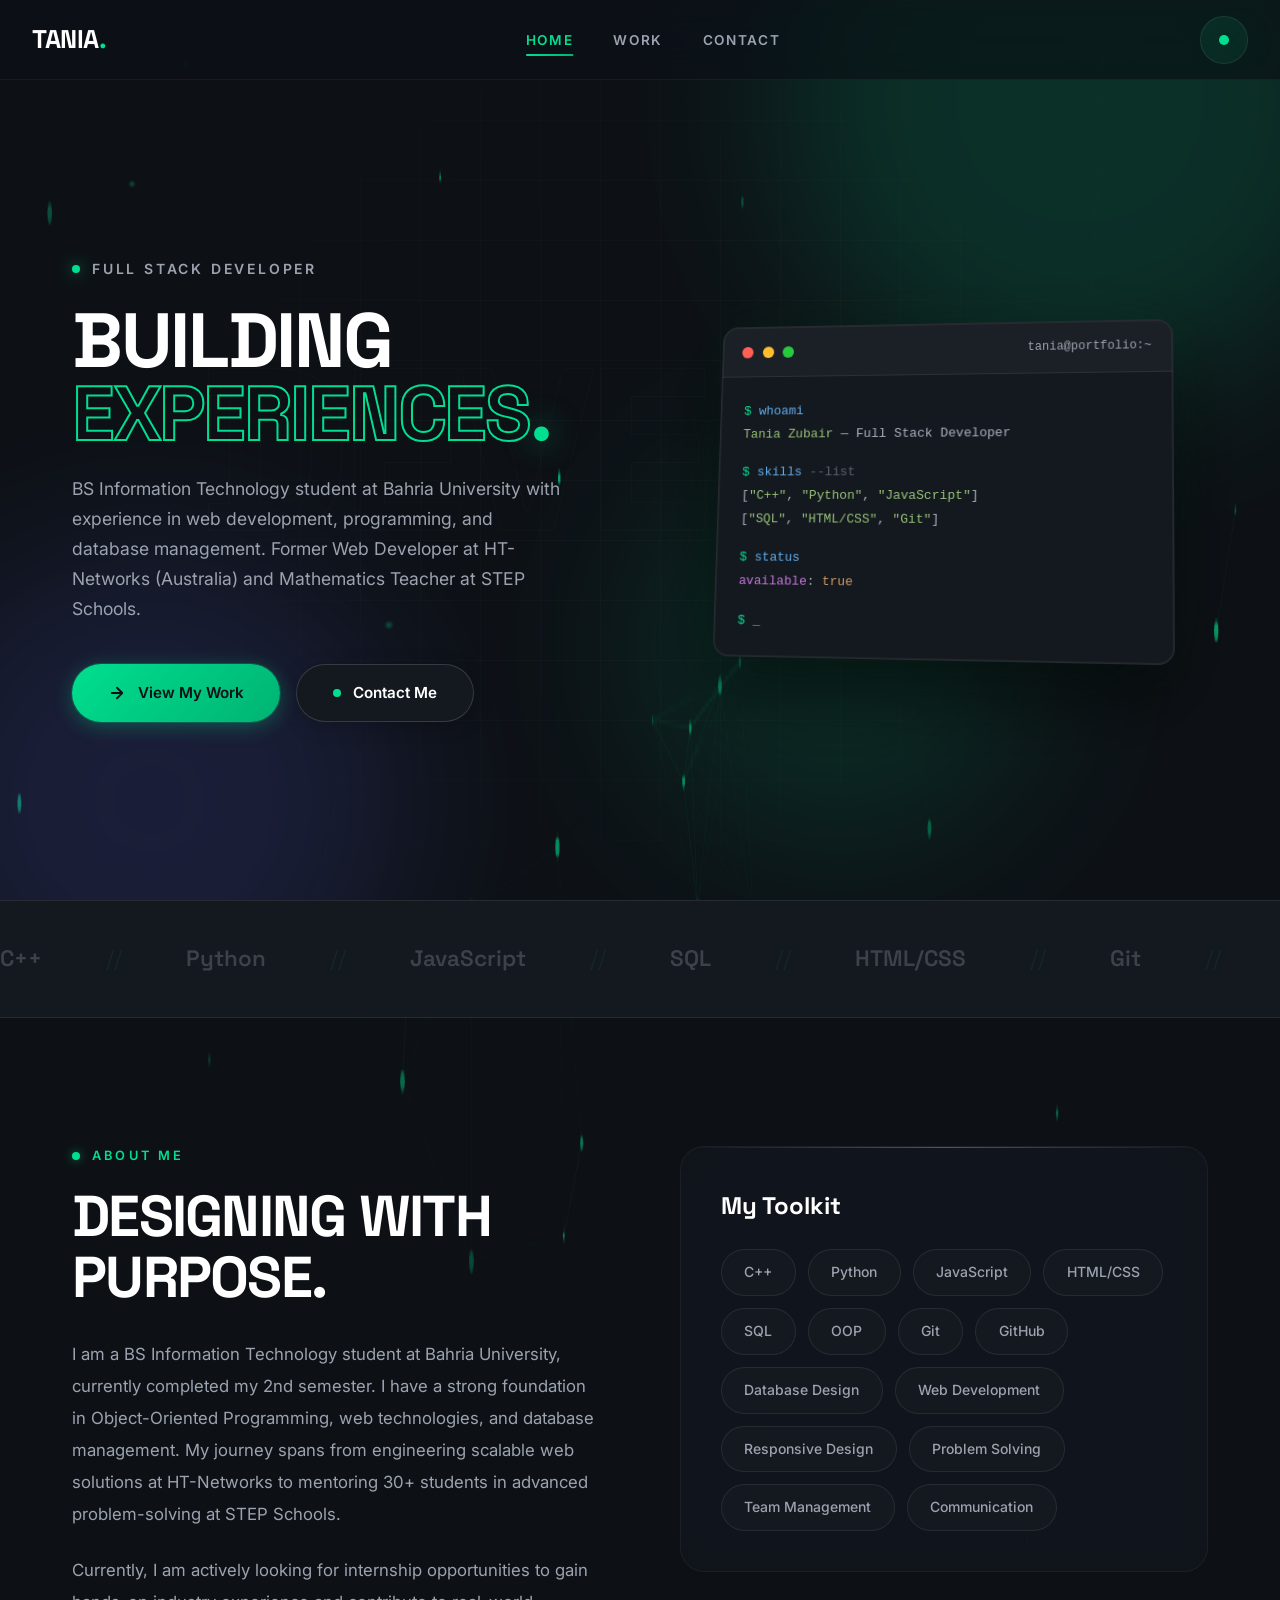
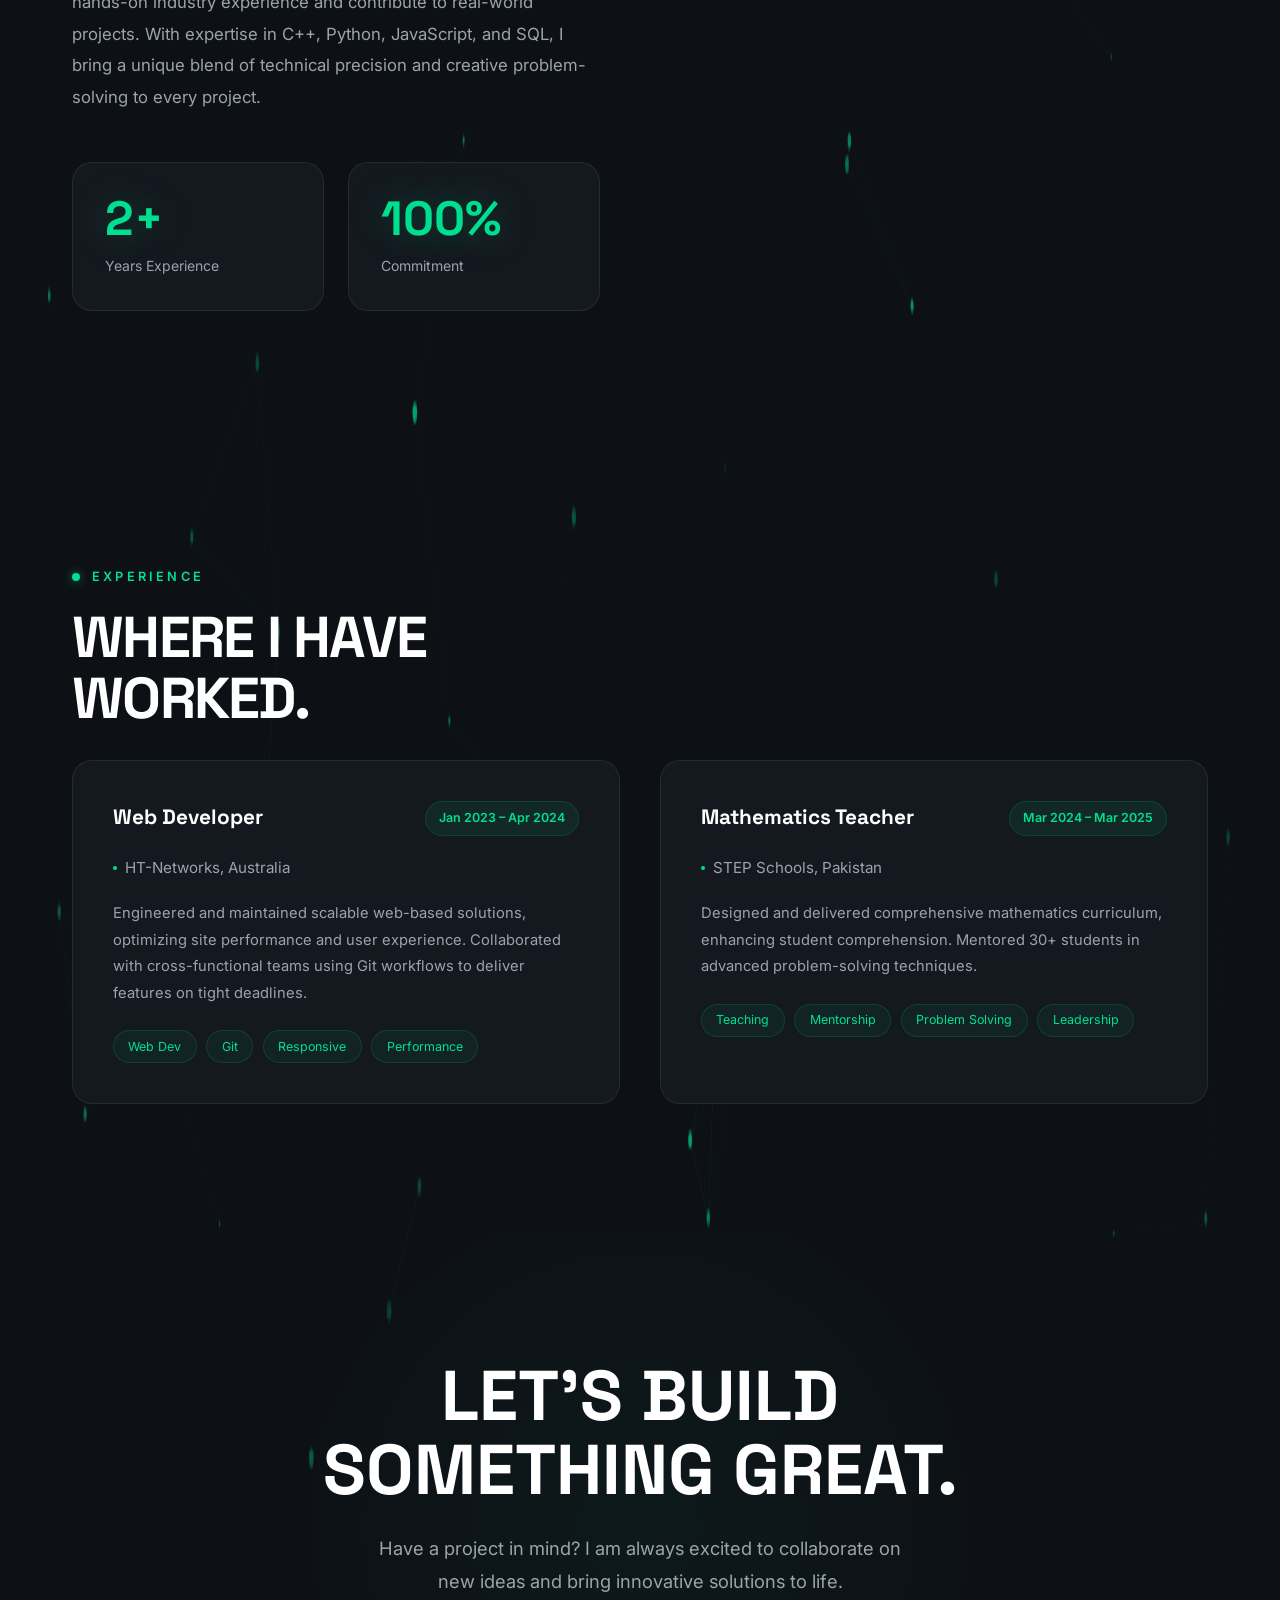
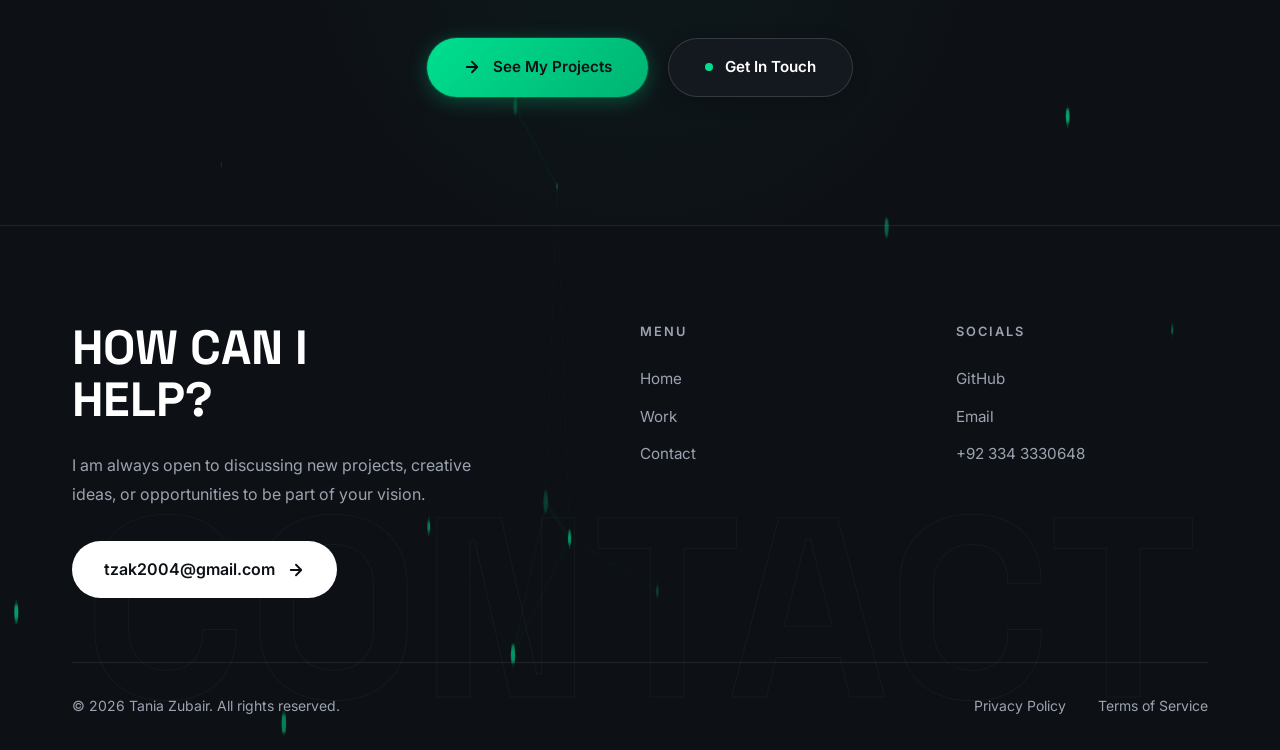
<file: index.html>
<!DOCTYPE html>
<html lang="en">
<head>
    <meta charset="UTF-8">
    <meta name="viewport" content="width=device-width, initial-scale=1.0">
    <title>Tania Zubair | Full Stack Developer</title>
    <link rel="preconnect" href="https://fonts.googleapis.com">
    <link rel="preconnect" href="https://fonts.gstatic.com" crossorigin>
    <link href="https://fonts.googleapis.com/css2?family=Inter:wght@300;400;500;600;700;800;900&family=Space+Grotesk:wght@400;500;600;700&display=swap" rel="stylesheet">
    <link rel="stylesheet" href="styles.css">
    <style>
        #particleCanvas {
            position: fixed;
            top: 0; left: 0;
            width: 100%; height: 100%;
            z-index: 0;
            pointer-events: none;
        }

        .cursor-trail {
            position: fixed;
            width: 8px; height: 8px;
            border-radius: 50%;
            background: var(--accent);
            pointer-events: none;
            z-index: 9999;
            opacity: 0;
            transition: opacity 0.3s ease;
            box-shadow: 0 0 20px var(--accent), 0 0 40px var(--accent-glow);
        }

        body:hover .cursor-trail { opacity: 0.8; }

        .hero {
            min-height: 100vh;
            display: flex;
            align-items: center;
            position: relative;
            overflow: hidden;
            padding-top: 80px;
        }

        .hero-mesh {
            position: absolute;
            inset: 0;
            overflow: hidden;
            pointer-events: none;
        }

        .mesh-blob {
            position: absolute;
            border-radius: 50%;
            filter: blur(80px);
            opacity: 0.15;
            animation: mesh-move 20s infinite ease-in-out;
        }

        .mesh-blob:nth-child(1) {
            width: 600px; height: 600px;
            background: var(--accent);
            top: -200px; right: -100px;
            animation-delay: 0s;
        }

        .mesh-blob:nth-child(2) {
            width: 500px; height: 500px;
            background: #6366f1;
            bottom: -150px; left: -100px;
            animation-delay: -7s;
            animation-duration: 25s;
        }

        .mesh-blob:nth-child(3) {
            width: 400px; height: 400px;
            background: var(--accent-dark);
            top: 50%; left: 50%;
            animation-delay: -14s;
            animation-duration: 18s;
        }

        @keyframes mesh-move {
            0% { transform: translate(0, 0) rotate(0deg); }
            33% { transform: translate(30px, -30px) rotate(120deg); }
            66% { transform: translate(-20px, 20px) rotate(240deg); }
            100% { transform: translate(0, 0) rotate(360deg); }
        }

        .hero-grid {
            position: absolute;
            inset: 0;
            background-image: 
                linear-gradient(rgba(255,255,255,0.02) 1px, transparent 1px),
                linear-gradient(90deg, rgba(255,255,255,0.02) 1px, transparent 1px);
            background-size: 60px 60px;
            pointer-events: none;
            mask-image: radial-gradient(circle at center, black 30%, transparent 70%);
            -webkit-mask-image: radial-gradient(circle at center, black 30%, transparent 70%);
        }

        .orb {
            position: absolute;
            border-radius: 50%;
            background: radial-gradient(circle, var(--accent) 0%, transparent 70%);
            opacity: 0.3;
            pointer-events: none;
        }

        .orb-1 { width: 8px; height: 8px; top: 20%; left: 10%; animation: orbit 15s linear infinite; }
        .orb-2 { width: 6px; height: 6px; top: 60%; right: 15%; animation: orbit-reverse 20s linear infinite; }
        .orb-3 { width: 10px; height: 10px; bottom: 30%; left: 30%; animation: orbit 25s linear infinite; }

        @keyframes orbit {
            0% { transform: rotate(0deg) translateX(80px) rotate(0deg); }
            100% { transform: rotate(360deg) translateX(80px) rotate(-360deg); }
        }

        @keyframes orbit-reverse {
            0% { transform: rotate(0deg) translateX(120px) rotate(0deg); }
            100% { transform: rotate(-360deg) translateX(120px) rotate(360deg); }
        }

        .hero-bg-text {
            position: absolute;
            top: 50%; left: 50%;
            transform: translate(-50%, -50%);
            font-size: 18vw;
            font-weight: 900;
            color: transparent;
            -webkit-text-stroke: 1px rgba(255, 255, 255, 0.025);
            white-space: nowrap;
            pointer-events: none;
            font-family: 'Space Grotesk', sans-serif;
            letter-spacing: -0.05em;
            user-select: none;
            animation: bg-text-pulse 8s ease-in-out infinite;
        }

        @keyframes bg-text-pulse {
            0%, 100% { opacity: 0.5; }
            50% { opacity: 1; }
        }

        .hero-container {
            max-width: 1200px;
            margin: 0 auto;
            padding: 0 2rem;
            width: 100%;
            display: grid;
            grid-template-columns: 1fr 1fr;
            gap: 4rem;
            align-items: center;
            position: relative;
            z-index: 1;
        }

        .hero-left { padding-right: 2rem; }

        .hero-subheading {
            display: flex;
            align-items: center;
            gap: 0.75rem;
            margin-bottom: 1.5rem;
        }

        .hero-subheading-dot {
            width: 8px; height: 8px;
            border-radius: 50%;
            background: var(--accent);
            box-shadow: 0 0 15px rgba(0, 223, 143, 0.6);
            animation: pulse-glow 2s infinite;
        }

        .hero-subheading-text {
            font-size: 0.875rem;
            font-weight: 600;
            letter-spacing: 0.2em;
            text-transform: uppercase;
            color: var(--text-secondary);
        }

        .hero-title {
            font-family: 'Space Grotesk', sans-serif;
            font-size: clamp(3rem, 6vw, 5.5rem);
            font-weight: 700;
            line-height: 0.95;
            letter-spacing: -0.03em;
            margin-bottom: 1.5rem;
        }

        .hero-title-outline {
            color: transparent;
            -webkit-text-stroke: 2px var(--accent);
            position: relative;
            display: inline-block;
        }

        .hero-title-outline::after {
            content: '.';
            color: var(--accent);
            -webkit-text-stroke: 0;
            text-shadow: 0 0 30px rgba(0, 223, 143, 0.5);
        }

        .hero-body {
            font-size: 1.1rem;
            color: var(--text-secondary);
            max-width: 500px;
            margin-bottom: 2.5rem;
            line-height: 1.7;
        }

        .hero-cta { display: flex; gap: 1rem; flex-wrap: wrap; }

        .hero-right {
            display: flex;
            justify-content: center;
            align-items: center;
            position: relative;
            perspective: 1200px;
        }

        .hero-visual {
            position: relative;
            transform-style: preserve-3d;
            animation: float 6s ease-in-out infinite;
        }

        .terminal-window {
            width: 460px;
            background: var(--bg-surface);
            border: 1px solid var(--border);
            border-radius: 16px;
            overflow: hidden;
            box-shadow: 
                0 30px 80px rgba(0, 0, 0, 0.6),
                0 0 0 1px rgba(255, 255, 255, 0.05) inset,
                0 0 60px rgba(0, 223, 143, 0.06);
            transform: rotateY(-8deg) rotateX(6deg);
            transition: transform 0.6s cubic-bezier(0.16, 1, 0.3, 1);
            position: relative;
        }

        .terminal-window:hover {
            transform: rotateY(-3deg) rotateX(3deg) translateZ(30px);
            box-shadow: 
                0 40px 100px rgba(0, 0, 0, 0.7),
                0 0 0 1px rgba(0, 223, 143, 0.2) inset,
                0 0 80px rgba(0, 223, 143, 0.12);
        }

        .terminal-header {
            display: flex;
            align-items: center;
            gap: 0.6rem;
            padding: 1rem 1.25rem;
            background: rgba(255, 255, 255, 0.03);
            border-bottom: 1px solid var(--border);
        }

        .term-dot { width: 12px; height: 12px; border-radius: 50%; }
        .term-dot.red { background: #ff5f56; }
        .term-dot.yellow { background: #ffbd2e; }
        .term-dot.green { background: #27c93f; }

        .term-title {
            margin-left: auto;
            font-size: 0.75rem;
            color: var(--text-secondary);
            font-family: 'Courier New', monospace;
        }

        .terminal-body {
            padding: 1.5rem;
            font-family: 'Courier New', 'Fira Code', monospace;
            font-size: 0.82rem;
            line-height: 1.8;
            color: #abb2bf;
        }

        .term-prompt { color: var(--accent); }
        .term-cmd { color: #61afef; }
        .term-str { color: #98c379; }
        .term-keyword { color: #c678dd; }
        .term-blink { animation: blink 1s step-end infinite; color: var(--accent); }

        .marquee-section {
            padding: 2.5rem 0;
            border-top: 1px solid var(--border);
            border-bottom: 1px solid var(--border);
            overflow: hidden;
            background: var(--bg-surface);
            position: relative;
        }

        .marquee-track {
            display: flex;
            gap: 4rem;
            animation: marquee 20s linear infinite;
            width: max-content;
        }

        .marquee-track:hover { animation-play-state: paused; }

        .marquee-item {
            font-family: 'Space Grotesk', sans-serif;
            font-size: 1.4rem;
            font-weight: 600;
            color: var(--text-secondary);
            white-space: nowrap;
            opacity: 0.3;
            transition: all 0.3s ease;
            cursor: default;
        }

        .marquee-item:hover {
            opacity: 1;
            color: var(--accent);
            text-shadow: 0 0 20px rgba(0, 223, 143, 0.5);
        }

        .marquee-item::after {
            content: '//';
            margin-left: 4rem;
            color: var(--accent);
            opacity: 0.3;
            font-weight: 300;
        }

        .about { padding: 8rem 0; position: relative; }

        .about-grid {
            display: grid;
            grid-template-columns: 1fr 1fr;
            gap: 5rem;
            align-items: start;
        }

        .about-text {
            color: var(--text-secondary);
            font-size: 1.05rem;
            line-height: 1.9;
            margin-bottom: 1.5rem;
        }

        .about-stats {
            display: grid;
            grid-template-columns: 1fr 1fr;
            gap: 1.5rem;
            margin-top: 3rem;
        }

        .stat-item {
            position: relative;
            padding: 2rem;
            background: var(--bg-surface);
            border: 1px solid var(--border);
            border-radius: 20px;
            transition: all 0.5s cubic-bezier(0.16, 1, 0.3, 1);
            overflow: hidden;
        }

        .stat-item::before {
            content: '';
            position: absolute;
            top: 0; left: 0; width: 100%; height: 2px;
            background: linear-gradient(90deg, var(--accent), transparent);
            transform: translateX(-100%);
            transition: transform 0.6s ease;
        }

        .stat-item:hover::before { transform: translateX(0); }

        .stat-item:hover {
            border-color: var(--border-hover);
            transform: translateY(-8px) scale(1.02);
            box-shadow: 0 25px 50px rgba(0, 0, 0, 0.4), 0 0 30px rgba(0, 223, 143, 0.08);
        }

        .stat-number {
            font-family: 'Space Grotesk', sans-serif;
            font-size: 3rem;
            font-weight: 700;
            color: var(--accent);
            line-height: 1;
            text-shadow: 0 0 40px rgba(0, 223, 143, 0.3);
        }

        .stat-label {
            font-size: 0.875rem;
            color: var(--text-secondary);
            margin-top: 0.75rem;
        }

        .toolkit-card {
            background: var(--glass-bg);
            backdrop-filter: blur(20px) saturate(150%);
            -webkit-backdrop-filter: blur(20px) saturate(150%);
            border: 1px solid var(--glass-border);
            border-radius: 24px;
            padding: 2.5rem;
            position: relative;
            overflow: hidden;
        }

        .toolkit-card::before {
            content: '';
            position: absolute;
            top: 0; left: 0; right: 0;
            height: 1px;
            background: linear-gradient(90deg, transparent, var(--accent), transparent);
            opacity: 0.5;
        }

        .toolkit-heading {
            font-family: 'Space Grotesk', sans-serif;
            font-size: 1.5rem;
            font-weight: 700;
            margin-bottom: 1.5rem;
        }

        .skills-grid {
            display: flex;
            flex-wrap: wrap;
            gap: 0.75rem;
        }

        .skill-chip {
            padding: 0.7rem 1.4rem;
            border: 1px solid var(--border);
            border-radius: 100px;
            font-size: 0.875rem;
            font-weight: 500;
            color: var(--text-secondary);
            transition: all 0.4s cubic-bezier(0.16, 1, 0.3, 1);
            cursor: default;
            background: rgba(255, 255, 255, 0.02);
            position: relative;
            overflow: hidden;
        }

        .skill-chip::before {
            content: '';
            position: absolute;
            inset: 0;
            background: linear-gradient(135deg, rgba(0, 223, 143, 0.15), transparent);
            opacity: 0;
            transition: opacity 0.3s ease;
        }

        .skill-chip:hover {
            border-color: var(--accent);
            color: var(--accent);
            box-shadow: 0 0 25px rgba(0, 223, 143, 0.2), 0 0 0 1px rgba(0, 223, 143, 0.1);
            transform: translateY(-3px) scale(1.08);
        }

        .skill-chip:hover::before { opacity: 1; }

        .experience { padding: 8rem 0; }

        .experience-grid {
            display: grid;
            grid-template-columns: 1fr 1fr;
            gap: 2.5rem;
        }

        .exp-card {
            background: var(--bg-surface);
            border: 1px solid var(--border);
            border-radius: 20px;
            padding: 2.5rem;
            transition: all 0.5s cubic-bezier(0.16, 1, 0.3, 1);
            position: relative;
            overflow: hidden;
            transform-style: preserve-3d;
        }

        .exp-card::before {
            content: '';
            position: absolute;
            top: 0; left: 0; width: 100%; height: 2px;
            background: linear-gradient(90deg, var(--accent), var(--accent-dark), transparent);
            transform: translateX(-100%);
            transition: transform 0.6s ease;
        }

        .exp-card:hover::before { transform: translateX(0); }

        .exp-card:hover {
            border-color: var(--border-hover);
            transform: translateY(-10px) rotateX(3deg);
            box-shadow: 0 30px 60px rgba(0, 0, 0, 0.4), 0 0 0 1px rgba(0, 223, 143, 0.1);
        }

        .exp-header {
            display: flex;
            justify-content: space-between;
            align-items: flex-start;
            margin-bottom: 1.25rem;
        }

        .exp-title {
            font-family: 'Space Grotesk', sans-serif;
            font-size: 1.3rem;
            font-weight: 700;
        }

        .exp-date {
            font-size: 0.78rem;
            color: var(--accent);
            font-weight: 600;
            white-space: nowrap;
            padding: 0.4rem 0.8rem;
            background: rgba(0, 223, 143, 0.08);
            border-radius: 100px;
            border: 1px solid rgba(0, 223, 143, 0.15);
        }

        .exp-company {
            color: var(--text-secondary);
            font-size: 0.95rem;
            margin-bottom: 1.25rem;
            display: flex;
            align-items: center;
            gap: 0.5rem;
        }

        .exp-company::before {
            content: '';
            width: 4px; height: 4px;
            border-radius: 50%;
            background: var(--accent);
        }

        .exp-desc {
            color: var(--text-secondary);
            font-size: 0.92rem;
            line-height: 1.8;
        }

        .exp-tags {
            display: flex;
            flex-wrap: wrap;
            gap: 0.6rem;
            margin-top: 1.5rem;
        }

        .exp-tag {
            padding: 0.35rem 0.9rem;
            background: rgba(0, 223, 143, 0.06);
            border: 1px solid rgba(0, 223, 143, 0.15);
            border-radius: 100px;
            font-size: 0.78rem;
            color: var(--accent);
            transition: all 0.3s ease;
        }

        .exp-tag:hover {
            background: rgba(0, 223, 143, 0.12);
            transform: translateY(-2px);
        }

        .cta-section {
            padding: 8rem 0;
            text-align: center;
            position: relative;
            overflow: hidden;
        }

        .cta-section::before {
            content: '';
            position: absolute;
            top: 50%; left: 50%;
            transform: translate(-50%, -50%);
            width: 700px; height: 700px;
            background: radial-gradient(circle, rgba(0, 223, 143, 0.04) 0%, transparent 70%);
            pointer-events: none;
            animation: cta-pulse 6s ease-in-out infinite;
        }

        .cta-heading {
            font-family: 'Space Grotesk', sans-serif;
            font-size: clamp(2.5rem, 5.5vw, 4.5rem);
            font-weight: 700;
            margin-bottom: 1.5rem;
            line-height: 1.05;
        }

        .cta-text {
            color: var(--text-secondary);
            max-width: 550px;
            margin: 0 auto 2.5rem;
            font-size: 1.15rem;
            line-height: 1.8;
        }

        .cta-buttons {
            display: flex;
            gap: 1.25rem;
            justify-content: center;
            flex-wrap: wrap;
        }

        .scroll-progress {
            position: fixed;
            top: 0; left: 0;
            height: 3px;
            background: linear-gradient(90deg, var(--accent), var(--accent-dark));
            z-index: 10000;
            width: 0%;
            transition: width 0.1s ease;
            box-shadow: 0 0 10px var(--accent-glow);
        }

        @media (max-width: 1024px) {
            .hero-container { grid-template-columns: 1fr; text-align: center; gap: 3rem; }
            .hero-left { padding-right: 0; order: 2; }
            .hero-right { order: 1; }
            .hero-body { margin-left: auto; margin-right: auto; }
            .hero-cta { justify-content: center; }
            .about-grid { grid-template-columns: 1fr; gap: 3rem; }
            .experience-grid { grid-template-columns: 1fr; }
            .terminal-window { width: 100%; max-width: 400px; }
        }

        @media (max-width: 768px) {
            .hero-title { font-size: 2.5rem; }
            .terminal-window { transform: none !important; max-width: 340px; }
            .terminal-body { font-size: 0.75rem; }
            .about-stats { grid-template-columns: 1fr; }
            .cta-heading { font-size: 2rem; }
        }
    </style>
</head>
<body>
    <div class="scroll-progress" id="scrollProgress"></div>
    <div class="cursor-trail" id="cursorTrail"></div>
    <canvas id="particleCanvas"></canvas>

    <nav class="navbar">
        <div class="nav-container">
            <a href="index.html" class="logo">TANIA<span class="logo-dot">.</span></a>
            <ul class="nav-links">
                <li><a href="index.html" class="active">Home</a></li>
                <li><a href="work.html">Work</a></li>
                <li><a href="contact.html">Contact</a></li>
            </ul>
            <div class="nav-action" onclick="window.location.href='contact.html'">
                <div class="nav-action-dot"></div>
            </div>
            <div class="mobile-menu-btn" id="mobileMenuBtn" onclick="toggleMobileMenu()">
                <span class="bar1"></span>
                <span class="bar2"></span>
                <span class="bar3"></span>
            </div>
        </div>
    </nav>

    <div class="mobile-overlay" id="mobileOverlay">
        <a href="index.html" onclick="toggleMobileMenu()">Home</a>
        <a href="work.html" onclick="toggleMobileMenu()">Work</a>
        <a href="contact.html" onclick="toggleMobileMenu()">Contact</a>
    </div>

    <section class="hero">
        <div class="hero-mesh">
            <div class="mesh-blob"></div>
            <div class="mesh-blob"></div>
            <div class="mesh-blob"></div>
        </div>
        <div class="hero-grid"></div>
        <div class="orb orb-1"></div>
        <div class="orb orb-2"></div>
        <div class="orb orb-3"></div>
        <div class="hero-bg-text">DEVELOP</div>
        <div class="hero-container">
            <div class="hero-left">
                <div class="hero-subheading">
                    <div class="hero-subheading-dot"></div>
                    <span class="hero-subheading-text">Full Stack Developer</span>
                </div>
                <h1 class="hero-title">
                    BUILDING<br>
                    <span class="hero-title-outline">EXPERIENCES</span>
                </h1>
                <p class="hero-body">
                    BS Information Technology student at Bahria University with experience in web development, 
                    programming, and database management. Former Web Developer at HT-Networks (Australia) and 
                    Mathematics Teacher at STEP Schools.
                </p>
                <div class="hero-cta">
                    <a href="work.html" class="btn btn-primary">
                        <svg width="18" height="18" viewBox="0 0 24 24" fill="none" stroke="currentColor" stroke-width="2.5" stroke-linecap="round" stroke-linejoin="round"><path d="M5 12h14M12 5l7 7-7 7"/></svg>
                        View My Work
                    </a>
                    <a href="contact.html" class="btn btn-secondary">
                        <span class="btn-dot"></span>
                        Contact Me
                    </a>
                </div>
            </div>
            <div class="hero-right">
                <div class="hero-visual">
                    <div class="terminal-window" id="tiltCard">
                        <div class="terminal-header">
                            <div class="term-dot red"></div>
                            <div class="term-dot yellow"></div>
                            <div class="term-dot green"></div>
                            <span class="term-title">tania@portfolio:~</span>
                        </div>
                        <div class="terminal-body">
                            <div><span class="term-prompt">$</span> <span class="term-cmd">whoami</span></div>
                            <div><span class="term-str">Tania Zubair</span> — Full Stack Developer</div>
                            <div style="margin-top: 1rem;"><span class="term-prompt">$</span> <span class="term-cmd">skills</span> <span style="color: #5c6370;">--list</span></div>
                            <div>[<span class="term-str">"C++"</span>, <span class="term-str">"Python"</span>, <span class="term-str">"JavaScript"</span>]</div>
                            <div>[<span class="term-str">"SQL"</span>, <span class="term-str">"HTML/CSS"</span>, <span class="term-str">"Git"</span>]</div>
                            <div style="margin-top: 1rem;"><span class="term-prompt">$</span> <span class="term-cmd">status</span></div>
                            <div><span class="term-keyword">available</span>: <span style="color: #d19a66;">true</span></div>
                            <div style="margin-top: 1rem;"><span class="term-prompt">$</span> <span class="term-blink">_</span></div>
                        </div>
                    </div>
                </div>
            </div>
        </div>
    </section>

    <section class="marquee-section">
        <div class="marquee-track">
            <span class="marquee-item">C++</span>
            <span class="marquee-item">Python</span>
            <span class="marquee-item">JavaScript</span>
            <span class="marquee-item">SQL</span>
            <span class="marquee-item">HTML/CSS</span>
            <span class="marquee-item">Git</span>
            <span class="marquee-item">OOP</span>
            <span class="marquee-item">Responsive</span>
            <span class="marquee-item">C++</span>
            <span class="marquee-item">Python</span>
            <span class="marquee-item">JavaScript</span>
            <span class="marquee-item">SQL</span>
            <span class="marquee-item">HTML/CSS</span>
            <span class="marquee-item">Git</span>
            <span class="marquee-item">OOP</span>
            <span class="marquee-item">Responsive</span>
        </div>
    </section>

    <section class="about" id="about">
        <div class="section-container">
            <div class="about-grid">
                <div class="reveal">
                    <div class="section-label">
                        <div class="section-label-dot"></div>
                        <span class="section-label-text">About Me</span>
                    </div>
                    <h2 class="section-heading">DESIGNING WITH<br>PURPOSE.</h2>
                    <p class="about-text">
                        I am a BS Information Technology student at Bahria University, currently completed my 2nd semester. 
                        I have a strong foundation in Object-Oriented Programming, web technologies, and database management. 
                        My journey spans from engineering scalable web solutions at HT-Networks to mentoring 30+ students 
                        in advanced problem-solving at STEP Schools.
                    </p>
                    <p class="about-text">
                        Currently, I am actively looking for internship opportunities to gain hands-on industry experience 
                        and contribute to real-world projects. With expertise in C++, Python, JavaScript, and SQL, 
                        I bring a unique blend of technical precision and creative problem-solving to every project.
                    </p>
                    <div class="about-stats">
                        <div class="stat-item">
                            <div class="stat-number">2+</div>
                            <div class="stat-label">Years Experience</div>
                        </div>
                        <div class="stat-item">
                            <div class="stat-number">100%</div>
                            <div class="stat-label">Commitment</div>
                        </div>
                    </div>
                </div>
                <div class="reveal" style="transition-delay: 0.2s;">
                    <div class="toolkit-card">
                        <h3 class="toolkit-heading">My Toolkit</h3>
                        <div class="skills-grid">
                            <span class="skill-chip">C++</span>
                            <span class="skill-chip">Python</span>
                            <span class="skill-chip">JavaScript</span>
                            <span class="skill-chip">HTML/CSS</span>
                            <span class="skill-chip">SQL</span>
                            <span class="skill-chip">OOP</span>
                            <span class="skill-chip">Git</span>
                            <span class="skill-chip">GitHub</span>
                            <span class="skill-chip">Database Design</span>
                            <span class="skill-chip">Web Development</span>
                            <span class="skill-chip">Responsive Design</span>
                            <span class="skill-chip">Problem Solving</span>
                            <span class="skill-chip">Team Management</span>
                            <span class="skill-chip">Communication</span>
                        </div>
                    </div>
                </div>
            </div>
        </div>
    </section>

    <section class="experience">
        <div class="section-container">
            <div class="section-label reveal">
                <div class="section-label-dot"></div>
                <span class="section-label-text">Experience</span>
            </div>
            <h2 class="section-heading reveal">WHERE I HAVE<br>WORKED.</h2>
            <div class="experience-grid">
                <div class="exp-card reveal" data-tilt>
                    <div class="exp-header">
                        <div class="exp-title">Web Developer</div>
                        <div class="exp-date">Jan 2023 – Apr 2024</div>
                    </div>
                    <div class="exp-company">HT-Networks, Australia</div>
                    <div class="exp-desc">
                        Engineered and maintained scalable web-based solutions, optimizing site performance and user experience. 
                        Collaborated with cross-functional teams using Git workflows to deliver features on tight deadlines.
                    </div>
                    <div class="exp-tags">
                        <span class="exp-tag">Web Dev</span>
                        <span class="exp-tag">Git</span>
                        <span class="exp-tag">Responsive</span>
                        <span class="exp-tag">Performance</span>
                    </div>
                </div>
                <div class="exp-card reveal" data-tilt style="transition-delay: 0.1s;">
                    <div class="exp-header">
                        <div class="exp-title">Mathematics Teacher</div>
                        <div class="exp-date">Mar 2024 – Mar 2025</div>
                    </div>
                    <div class="exp-company">STEP Schools, Pakistan</div>
                    <div class="exp-desc">
                        Designed and delivered comprehensive mathematics curriculum, enhancing student comprehension. 
                        Mentored 30+ students in advanced problem-solving techniques.
                    </div>
                    <div class="exp-tags">
                        <span class="exp-tag">Teaching</span>
                        <span class="exp-tag">Mentorship</span>
                        <span class="exp-tag">Problem Solving</span>
                        <span class="exp-tag">Leadership</span>
                    </div>
                </div>
            </div>
        </div>
    </section>

    <section class="cta-section">
        <div class="section-container">
            <h2 class="cta-heading reveal">LET'S BUILD<br>SOMETHING GREAT.</h2>
            <p class="cta-text reveal">
                Have a project in mind? I am always excited to collaborate on new ideas and bring innovative solutions to life.
            </p>
            <div class="cta-buttons reveal">
                <a href="work.html" class="btn btn-primary">
                    <svg width="18" height="18" viewBox="0 0 24 24" fill="none" stroke="currentColor" stroke-width="2.5" stroke-linecap="round" stroke-linejoin="round"><path d="M5 12h14M12 5l7 7-7 7"/></svg>
                    See My Projects
                </a>
                <a href="contact.html" class="btn btn-secondary">
                    <span class="btn-dot"></span>
                    Get In Touch
                </a>
            </div>
        </div>
    </section>

    <footer class="footer">
        <div class="footer-bg-text">CONTACT</div>
        <div class="section-container">
            <div class="footer-grid">
                <div class="reveal">
                    <h2 class="footer-heading">HOW CAN I<br>HELP?</h2>
                    <p class="footer-text">
                        I am always open to discussing new projects, creative ideas, or opportunities to be part of your vision.
                    </p>
                    <a href="mailto:tzak2004@gmail.com" class="footer-email-btn">
                        tzak2004@gmail.com
                        <svg width="18" height="18" viewBox="0 0 24 24" fill="none" stroke="currentColor" stroke-width="2.5" stroke-linecap="round" stroke-linejoin="round"><path d="M5 12h14M12 5l7 7-7 7"/></svg>
                    </a>
                </div>
                <div class="reveal" style="transition-delay: 0.1s;">
                    <div class="footer-links-title">Menu</div>
                    <ul class="footer-links">
                        <li><a href="index.html">Home</a></li>
                        <li><a href="work.html">Work</a></li>
                        <li><a href="contact.html">Contact</a></li>
                    </ul>
                </div>
                <div class="reveal" style="transition-delay: 0.2s;">
                    <div class="footer-links-title">Socials</div>
                    <ul class="footer-links">
                        <li><a href="https://github.com/taniazubair" target="_blank">GitHub</a></li>
                        <li><a href="mailto:tzak2004@gmail.com">Email</a></li>
                        <li><a href="tel:+923343330648">+92 334 3330648</a></li>
                    </ul>
                </div>
            </div>
            <div class="footer-bottom">
                <div class="footer-copyright">&copy; 2026 Tania Zubair. All rights reserved.</div>
                <div class="footer-legal">
                    <a href="#">Privacy Policy</a>
                    <a href="#">Terms of Service</a>
                </div>
            </div>
        </div>
    </footer>

    <script>
        function toggleMobileMenu() {
            const overlay = document.getElementById('mobileOverlay');
            const btn = document.getElementById('mobileMenuBtn');
            overlay.classList.toggle('active');
            btn.classList.toggle('active');
        }

        const revealElements = document.querySelectorAll('.reveal');
        const revealObserver = new IntersectionObserver((entries) => {
            entries.forEach(entry => {
                if (entry.isIntersecting) entry.target.classList.add('active');
            });
        }, { threshold: 0.1, rootMargin: '-80px' });
        revealElements.forEach(el => revealObserver.observe(el));

        const canvas = document.getElementById('particleCanvas');
        const ctx = canvas.getContext('2d');
        let particles = [];
        let mouse = { x: null, y: null };

        function resizeCanvas() {
            canvas.width = window.innerWidth;
            canvas.height = window.innerHeight;
        }
        resizeCanvas();
        window.addEventListener('resize', resizeCanvas);

        class Particle {
            constructor() {
                this.x = Math.random() * canvas.width;
                this.y = Math.random() * canvas.height;
                this.size = Math.random() * 2 + 0.5;
                this.speedX = (Math.random() - 0.5) * 0.5;
                this.speedY = (Math.random() - 0.5) * 0.5;
                this.opacity = Math.random() * 0.5 + 0.2;
            }
            update() {
                this.x += this.speedX;
                this.y += this.speedY;
                if (mouse.x != null) {
                    const dx = mouse.x - this.x;
                    const dy = mouse.y - this.y;
                    const distance = Math.sqrt(dx * dx + dy * dy);
                    if (distance < 150) {
                        const force = (150 - distance) / 150;
                        this.x -= dx * force * 0.02;
                        this.y -= dy * force * 0.02;
                    }
                }
                if (this.x < 0 || this.x > canvas.width) this.speedX *= -1;
                if (this.y < 0 || this.y > canvas.height) this.speedY *= -1;
            }
            draw() {
                ctx.beginPath();
                ctx.arc(this.x, this.y, this.size, 0, Math.PI * 2);
                ctx.fillStyle = `rgba(0, 223, 143, ${this.opacity})`;
                ctx.fill();
            }
        }

        function initParticles() {
            particles = [];
            for (let i = 0; i < 80; i++) particles.push(new Particle());
        }
        initParticles();

        function connectParticles() {
            for (let i = 0; i < particles.length; i++) {
                for (let j = i + 1; j < particles.length; j++) {
                    const dx = particles[i].x - particles[j].x;
                    const dy = particles[i].y - particles[j].y;
                    const distance = Math.sqrt(dx * dx + dy * dy);
                    if (distance < 120) {
                        ctx.beginPath();
                        ctx.strokeStyle = `rgba(0, 223, 143, ${0.15 * (1 - distance / 120)})`;
                        ctx.lineWidth = 0.5;
                        ctx.moveTo(particles[i].x, particles[i].y);
                        ctx.lineTo(particles[j].x, particles[j].y);
                        ctx.stroke();
                    }
                }
            }
        }

        function animateParticles() {
            ctx.clearRect(0, 0, canvas.width, canvas.height);
            particles.forEach(p => { p.update(); p.draw(); });
            connectParticles();
            requestAnimationFrame(animateParticles);
        }
        animateParticles();

        window.addEventListener('mousemove', (e) => {
            mouse.x = e.clientX;
            mouse.y = e.clientY;
        });

        window.addEventListener('mouseleave', () => {
            mouse.x = null;
            mouse.y = null;
        });

        const cursorTrail = document.getElementById('cursorTrail');
        let trailX = 0, trailY = 0;
        let currentX = 0, currentY = 0;

        document.addEventListener('mousemove', (e) => {
            trailX = e.clientX;
            trailY = e.clientY;
        });

        function animateCursor() {
            currentX += (trailX - currentX) * 0.15;
            currentY += (trailY - currentY) * 0.15;
            cursorTrail.style.left = currentX - 4 + 'px';
            cursorTrail.style.top = currentY - 4 + 'px';
            requestAnimationFrame(animateCursor);
        }
        animateCursor();

        const scrollProgress = document.getElementById('scrollProgress');
        window.addEventListener('scroll', () => {
            const scrollTop = window.scrollY;
            const docHeight = document.documentElement.scrollHeight - window.innerHeight;
            const scrollPercent = (scrollTop / docHeight) * 100;
            scrollProgress.style.width = scrollPercent + '%';
        });

        const tiltCard = document.getElementById('tiltCard');
        const heroRight = document.querySelector('.hero-right');

        heroRight.addEventListener('mousemove', (e) => {
            const rect = heroRight.getBoundingClientRect();
            const x = (e.clientX - rect.left) / rect.width - 0.5;
            const y = (e.clientY - rect.top) / rect.height - 0.5;
            tiltCard.style.transform = `rotateY(${x * 20}deg) rotateX(${-y * 20}deg) translateZ(40px)`;
        });

        heroRight.addEventListener('mouseleave', () => {
            tiltCard.style.transform = 'rotateY(-8deg) rotateX(6deg)';
        });

        document.querySelectorAll('[data-tilt]').forEach(card => {
            card.addEventListener('mousemove', (e) => {
                const rect = card.getBoundingClientRect();
                const x = (e.clientX - rect.left) / rect.width - 0.5;
                const y = (e.clientY - rect.top) / rect.height - 0.5;
                card.style.transform = `translateY(-10px) rotateX(${y * -12}deg) rotateY(${x * 12}deg)`;
            });
            card.addEventListener('mouseleave', () => {
                card.style.transform = '';
            });
        });

        window.addEventListener('scroll', () => {
            const navbar = document.querySelector('.navbar');
            if (window.pageYOffset > 100) {
                navbar.classList.add('scrolled');
            } else {
                navbar.classList.remove('scrolled');
            }
        });

        document.querySelectorAll('.btn').forEach(btn => {
            btn.addEventListener('mousemove', (e) => {
                const rect = btn.getBoundingClientRect();
                const x = e.clientX - rect.left - rect.width / 2;
                const y = e.clientY - rect.top - rect.height / 2;
                btn.style.transform = `translate(${x * 0.15}px, ${y * 0.15}px)`;
            });
            btn.addEventListener('mouseleave', () => {
                btn.style.transform = '';
            });
        });
    </script>
</body>
</html>
</file>
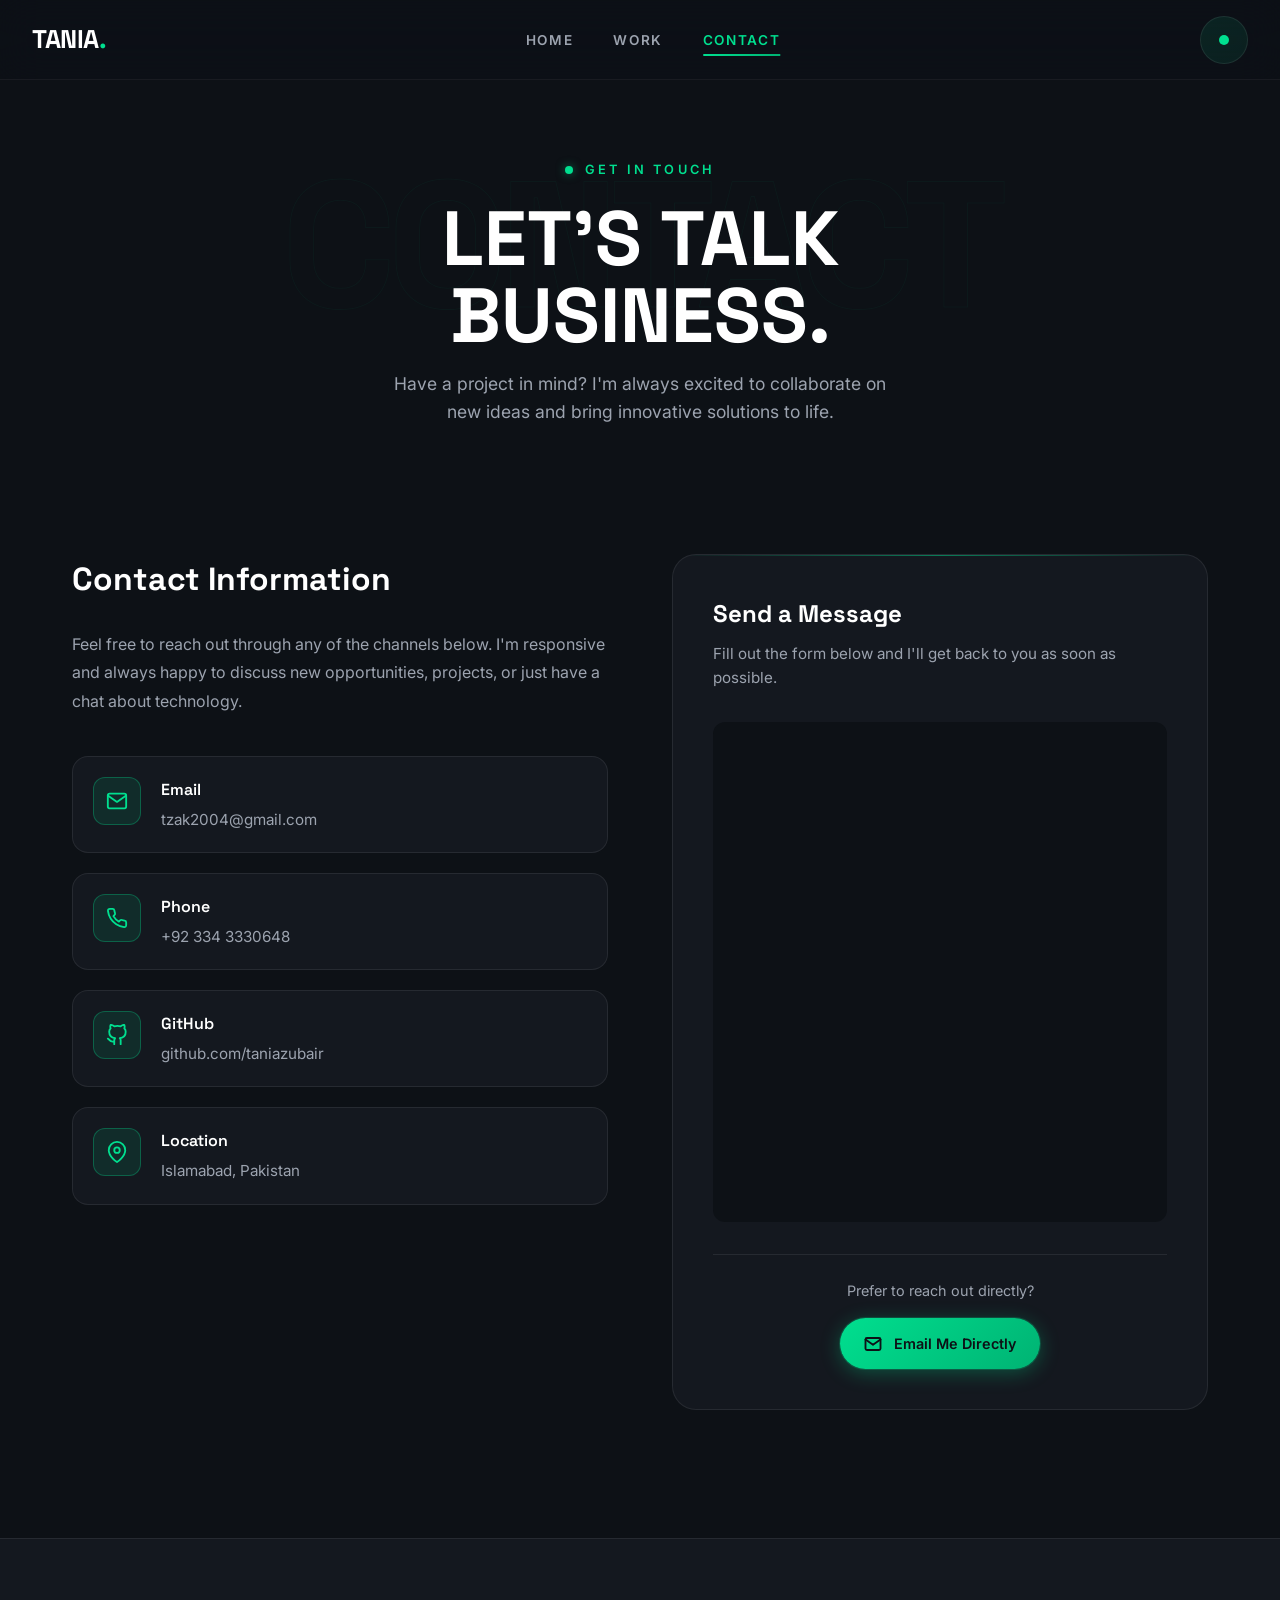
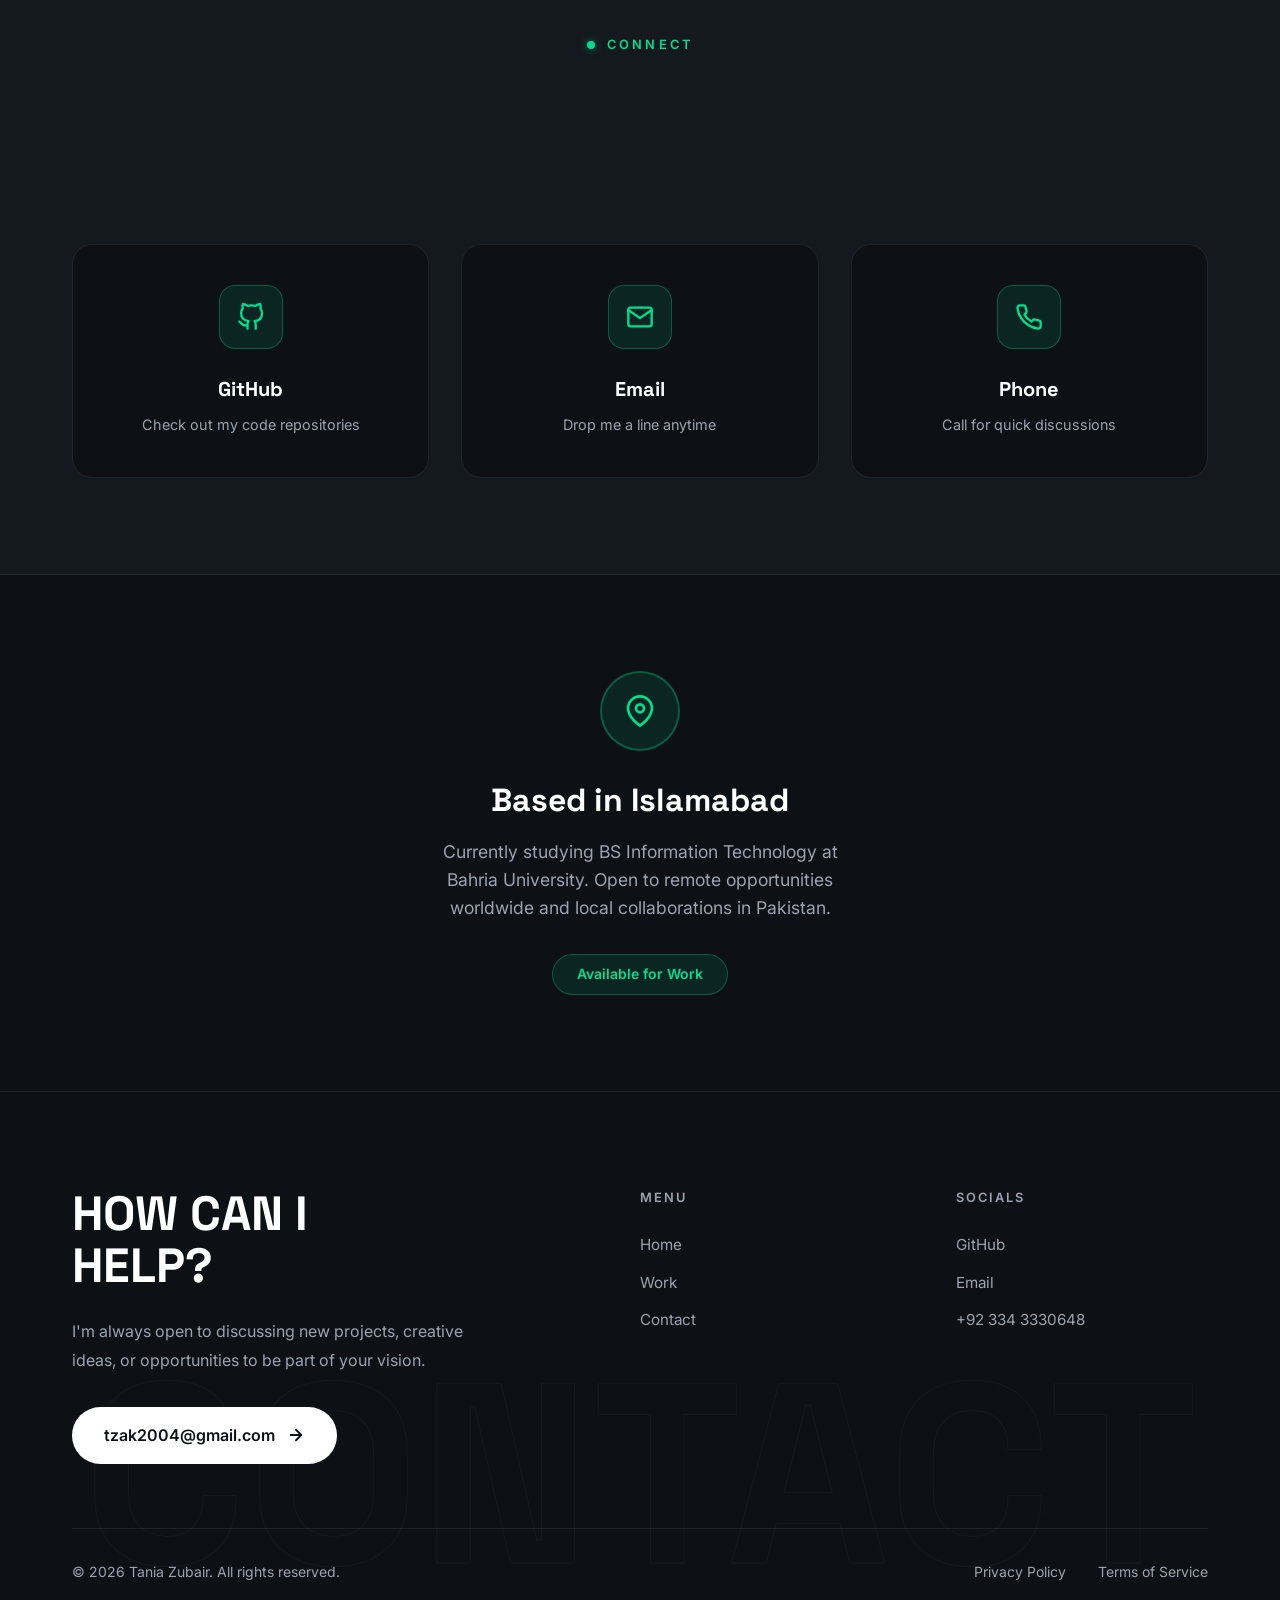
<file: contact.html>
<!DOCTYPE html>
<html lang="en">
<head>
    <meta charset="UTF-8">
    <meta name="viewport" content="width=device-width, initial-scale=1.0">
    <title>Contact | Tania Zubair Portfolio</title>
    <link rel="preconnect" href="https://fonts.googleapis.com">
    <link rel="preconnect" href="https://fonts.gstatic.com" crossorigin>
    <link href="https://fonts.googleapis.com/css2?family=Inter:wght@300;400;500;600;700;800;900&family=Space+Grotesk:wght@400;500;600;700&display=swap" rel="stylesheet">
    <link rel="stylesheet" href="styles.css">
    <style>
        .page-header {
            padding: 10rem 0 4rem;
            text-align: center;
            position: relative;
            overflow: hidden;
        }

        .page-header-bg {
            position: absolute;
            top: 50%; left: 50%;
            transform: translate(-50%, -50%);
            font-size: 14vw;
            font-weight: 900;
            color: transparent;
            -webkit-text-stroke: 1px rgba(0, 223, 143, 0.04);
            white-space: nowrap;
            pointer-events: none;
            font-family: 'Space Grotesk', sans-serif;
            letter-spacing: -0.05em;
        }

        .page-title {
            font-family: 'Space Grotesk', sans-serif;
            font-size: clamp(3rem, 6vw, 5rem);
            font-weight: 700;
            line-height: 1;
            margin-bottom: 1rem;
            position: relative;
            z-index: 1;
        }

        .page-subtitle {
            color: var(--text-secondary);
            font-size: 1.1rem;
            max-width: 500px;
            margin: 0 auto;
            position: relative;
            z-index: 1;
        }

        .contact-section { padding: 4rem 0 8rem; }

        .contact-grid {
            display: grid;
            grid-template-columns: 1fr 1fr;
            gap: 4rem;
            align-items: start;
        }

        .contact-info-heading {
            font-family: 'Space Grotesk', sans-serif;
            font-size: 2rem;
            font-weight: 700;
            margin-bottom: 1.5rem;
        }

        .contact-info-text {
            color: var(--text-secondary);
            line-height: 1.8;
            margin-bottom: 2.5rem;
        }

        .contact-item {
            display: flex;
            align-items: flex-start;
            gap: 1.25rem;
            margin-bottom: 1.25rem;
            padding: 1.25rem;
            background: var(--bg-surface);
            border: 1px solid var(--border);
            border-radius: 16px;
            transition: all 0.4s cubic-bezier(0.16, 1, 0.3, 1);
            position: relative;
            overflow: hidden;
        }

        .contact-item::before {
            content: '';
            position: absolute;
            top: 0; left: 0; width: 3px; height: 100%;
            background: linear-gradient(to bottom, var(--accent), var(--accent-dark));
            transform: scaleY(0);
            transition: transform 0.4s ease;
        }

        .contact-item:hover {
            border-color: var(--border-hover);
            transform: translateX(8px);
            box-shadow: 0 15px 40px rgba(0, 0, 0, 0.3);
        }

        .contact-item:hover::before { transform: scaleY(1); }

        .contact-icon {
            width: 48px; height: 48px;
            border-radius: 12px;
            background: rgba(0, 223, 143, 0.1);
            border: 1px solid rgba(0, 223, 143, 0.3);
            display: flex;
            align-items: center;
            justify-content: center;
            flex-shrink: 0;
        }

        .contact-icon svg {
            width: 22px; height: 22px;
            color: var(--accent);
        }

        .contact-item-content h4 {
            font-family: 'Space Grotesk', sans-serif;
            font-size: 1rem;
            font-weight: 600;
            margin-bottom: 0.25rem;
        }

        .contact-item-content a,
        .contact-item-content span {
            color: var(--text-secondary);
            text-decoration: none;
            font-size: 0.95rem;
            transition: color 0.3s ease;
        }

        .contact-item-content a:hover { color: var(--accent); }

        .contact-form-card {
            background: var(--bg-surface);
            border: 1px solid var(--border);
            border-radius: 24px;
            padding: 2.5rem;
            position: relative;
            overflow: hidden;
        }

        .contact-form-card::before {
            content: '';
            position: absolute;
            top: 0; left: 0; right: 0;
            height: 1px;
            background: linear-gradient(90deg, transparent, var(--accent), transparent);
            opacity: 0.5;
        }

        .form-heading {
            font-family: 'Space Grotesk', sans-serif;
            font-size: 1.5rem;
            font-weight: 700;
            margin-bottom: 0.5rem;
        }

        .form-subtext {
            color: var(--text-secondary);
            font-size: 0.95rem;
            margin-bottom: 2rem;
        }

        .form-group { margin-bottom: 1.5rem; }

        .form-label {
            display: block;
            font-size: 0.875rem;
            font-weight: 600;
            margin-bottom: 0.5rem;
            color: var(--text-primary);
        }

        .form-input,
        .form-textarea {
            width: 100%;
            padding: 1rem 1.25rem;
            background: var(--bg-primary);
            border: 1px solid var(--border);
            border-radius: 12px;
            color: var(--text-primary);
            font-family: inherit;
            font-size: 0.95rem;
            transition: all 0.3s ease;
        }

        .form-input:focus,
        .form-textarea:focus {
            outline: none;
            border-color: var(--accent);
            box-shadow: 0 0 0 3px rgba(0, 223, 143, 0.1);
        }

        .form-textarea {
            min-height: 140px;
            resize: vertical;
        }

        .form-submit {
            width: 100%;
            padding: 1rem;
            background: linear-gradient(135deg, var(--accent), var(--accent-dark));
            color: var(--bg-primary);
            border: none;
            border-radius: 12px;
            font-family: inherit;
            font-size: 1rem;
            font-weight: 700;
            cursor: pointer;
            transition: all 0.4s cubic-bezier(0.16, 1, 0.3, 1);
            display: flex;
            align-items: center;
            justify-content: center;
            gap: 0.5rem;
        }

        .form-submit:hover {
            transform: translateY(-2px);
            box-shadow: 0 10px 30px rgba(0, 223, 143, 0.4);
        }

        .social-section {
            padding: 6rem 0;
            background: var(--bg-surface);
            border-top: 1px solid var(--border);
            border-bottom: 1px solid var(--border);
            position: relative;
            overflow: hidden;
        }

        .social-grid {
            display: grid;
            grid-template-columns: repeat(3, 1fr);
            gap: 2rem;
        }

        .social-card {
            background: var(--bg-primary);
            border: 1px solid var(--border);
            border-radius: 20px;
            padding: 2.5rem 2rem;
            text-align: center;
            text-decoration: none;
            transition: all 0.5s cubic-bezier(0.16, 1, 0.3, 1);
            position: relative;
            overflow: hidden;
        }

        .social-card::before {
            content: '';
            position: absolute;
            top: 0; left: 0; width: 100%; height: 2px;
            background: linear-gradient(90deg, var(--accent), transparent);
            transform: translateX(-100%);
            transition: transform 0.6s ease;
        }

        .social-card:hover::before { transform: translateX(0); }

        .social-card:hover {
            border-color: var(--border-hover);
            transform: translateY(-8px);
            box-shadow: 0 25px 60px rgba(0, 0, 0, 0.4), 0 0 0 1px rgba(0, 223, 143, 0.1);
        }

        .social-card-icon {
            width: 64px; height: 64px;
            border-radius: 16px;
            background: rgba(0, 223, 143, 0.1);
            border: 1px solid rgba(0, 223, 143, 0.3);
            display: flex;
            align-items: center;
            justify-content: center;
            margin: 0 auto 1.5rem;
        }

        .social-card-icon svg {
            width: 28px; height: 28px;
            color: var(--accent);
        }

        .social-card-title {
            font-family: 'Space Grotesk', sans-serif;
            font-size: 1.25rem;
            font-weight: 700;
            color: var(--text-primary);
            margin-bottom: 0.5rem;
        }

        .social-card-desc {
            color: var(--text-secondary);
            font-size: 0.9rem;
        }

        .location-section {
            padding: 6rem 0;
            text-align: center;
            position: relative;
        }

        .location-icon {
            width: 80px; height: 80px;
            border-radius: 50%;
            background: rgba(0, 223, 143, 0.1);
            border: 2px solid rgba(0, 223, 143, 0.3);
            display: flex;
            align-items: center;
            justify-content: center;
            margin: 0 auto 1.5rem;
            animation: pulse-glow 3s infinite;
        }

        .location-icon svg {
            width: 32px; height: 32px;
            color: var(--accent);
        }

        .location-title {
            font-family: 'Space Grotesk', sans-serif;
            font-size: 2rem;
            font-weight: 700;
            margin-bottom: 0.75rem;
        }

        .location-text {
            color: var(--text-secondary);
            font-size: 1.1rem;
            max-width: 400px;
            margin: 0 auto 2rem;
        }

        .location-badge {
            display: inline-block;
            padding: 0.5rem 1.5rem;
            background: rgba(0, 223, 143, 0.1);
            border: 1px solid rgba(0, 223, 143, 0.3);
            border-radius: 100px;
            font-size: 0.875rem;
            color: var(--accent);
            font-weight: 600;
        }

        @media (max-width: 1024px) {
            .contact-grid { grid-template-columns: 1fr; }
            .social-grid { grid-template-columns: 1fr; }
        }

        @media (max-width: 768px) {
            .page-header { padding: 8rem 0 3rem; }
        }
    </style>
</head>
<body>
    <nav class="navbar">
        <div class="nav-container">
            <a href="index.html" class="logo">TANIA<span class="logo-dot">.</span></a>
            <ul class="nav-links">
                <li><a href="index.html">Home</a></li>
                <li><a href="work.html">Work</a></li>
                <li><a href="contact.html" class="active">Contact</a></li>
            </ul>
            <div class="nav-action" onclick="window.location.href='contact.html'">
                <div class="nav-action-dot"></div>
            </div>
            <div class="mobile-menu-btn" onclick="toggleMobileMenu()">
                <span></span><span></span><span></span>
            </div>
        </div>
    </nav>

    <div class="mobile-overlay" id="mobileOverlay">
        <a href="index.html" onclick="toggleMobileMenu()">Home</a>
        <a href="work.html" onclick="toggleMobileMenu()">Work</a>
        <a href="contact.html" onclick="toggleMobileMenu()">Contact</a>
    </div>

    <header class="page-header">
        <div class="page-header-bg">CONTACT</div>
        <div class="section-label reveal" style="justify-content: center;">
            <div class="section-label-dot"></div>
            <span class="section-label-text">Get In Touch</span>
        </div>
        <h1 class="page-title reveal">LET'S TALK<br>BUSINESS.</h1>
        <p class="page-subtitle reveal">
            Have a project in mind? I'm always excited to collaborate on new ideas and bring innovative solutions to life.
        </p>
    </header>

    <section class="contact-section">
        <div class="section-container">
            <div class="contact-grid">
                <div class="reveal">
                    <h3 class="contact-info-heading">Contact Information</h3>
                    <p class="contact-info-text">
                        Feel free to reach out through any of the channels below. I'm responsive and always happy to discuss 
                        new opportunities, projects, or just have a chat about technology.
                    </p>

                    <div class="contact-item">
                        <div class="contact-icon">
                            <svg viewBox="0 0 24 24" fill="none" stroke="currentColor" stroke-width="2" stroke-linecap="round" stroke-linejoin="round"><path d="M4 4h16c1.1 0 2 .9 2 2v12c0 1.1-.9 2-2 2H4c-1.1 0-2-.9-2-2V6c0-1.1.9-2 2-2z"/><polyline points="22,6 12,13 2,6"/></svg>
                        </div>
                        <div class="contact-item-content">
                            <h4>Email</h4>
                            <a href="mailto:tzak2004@gmail.com">tzak2004@gmail.com</a>
                        </div>
                    </div>

                    <div class="contact-item">
                        <div class="contact-icon">
                            <svg viewBox="0 0 24 24" fill="none" stroke="currentColor" stroke-width="2" stroke-linecap="round" stroke-linejoin="round"><path d="M22 16.92v3a2 2 0 0 1-2.18 2 19.79 19.79 0 0 1-8.63-3.07 19.5 19.5 0 0 1-6-6 19.79 19.79 0 0 1-3.07-8.67A2 2 0 0 1 4.11 2h3a2 2 0 0 1 2 1.72 12.84 12.84 0 0 0 .7 2.81 2 2 0 0 1-.45 2.11L8.09 9.91a16 16 0 0 0 6 6l1.27-1.27a2 2 0 0 1 2.11-.45 12.84 12.84 0 0 0 2.81.7A2 2 0 0 1 22 16.92z"/></svg>
                        </div>
                        <div class="contact-item-content">
                            <h4>Phone</h4>
                            <a href="tel:+923343330648">+92 334 3330648</a>
                        </div>
                    </div>

                    <div class="contact-item">
                        <div class="contact-icon">
                            <svg viewBox="0 0 24 24" fill="none" stroke="currentColor" stroke-width="2" stroke-linecap="round" stroke-linejoin="round"><path d="M9 19c-5 1.5-5-2.5-7-3m14 6v-3.87a3.37 3.37 0 0 0-.94-2.61c3.14-.35 6.44-1.54 6.44-7A5.44 5.44 0 0 0 20 4.77 5.07 5.07 0 0 0 19.91 1S18.73.65 16 2.48a13.38 13.38 0 0 0-7 0C6.27.65 5.09 1 5.09 1A5.07 5.07 0 0 0 5 4.77a5.44 5.44 0 0 0-1.5 3.78c0 5.42 3.3 6.61 6.44 7A3.37 3.37 0 0 0 9 18.13V22"/></svg>
                        </div>
                        <div class="contact-item-content">
                            <h4>GitHub</h4>
                            <a href="https://github.com/taniazubair" target="_blank">github.com/taniazubair</a>
                        </div>
                    </div>

                    <div class="contact-item">
                        <div class="contact-icon">
                            <svg viewBox="0 0 24 24" fill="none" stroke="currentColor" stroke-width="2" stroke-linecap="round" stroke-linejoin="round"><path d="M21 10c0 7-9 13-9 13s-9-6-9-13a9 9 0 0 1 18 0z"/><circle cx="12" cy="10" r="3"/></svg>
                        </div>
                        <div class="contact-item-content">
                            <h4>Location</h4>
                            <span>Islamabad, Pakistan</span>
                        </div>
                    </div>
                </div>

                <div class="reveal" style="transition-delay: 0.2s;">
                    <div class="contact-form-card">
                        <h3 class="form-heading">Send a Message</h3>
                        <p class="form-subtext">Fill out the form below and I'll get back to you as soon as possible.</p>

                        <iframe 
                            src="https://docs.google.com/forms/d/e/1FAIpQLSdsgu86HrLXijkRcH4Yn40H3o3BozOawHea_kqUqoNy9py0Aw/viewform?embedded=true" 
                            width="100%" 
                            height="500" 
                            frameborder="0" 
                            marginheight="0" 
                            marginwidth="0"
                            style="border-radius: 12px; background: var(--bg-primary);">
                            Loading…
                        </iframe>

                        <div class="form-alt" style="margin-top: 1.5rem; padding-top: 1.5rem; border-top: 1px solid var(--border); text-align: center;">
                            <p style="color: var(--text-secondary); font-size: 0.9rem; margin-bottom: 1rem;">Prefer to reach out directly?</p>
                            <a href="mailto:tzak2004@gmail.com" class="btn btn-primary" style="font-size: 0.9rem; padding: 0.875rem 1.5rem;">
                                <svg width="18" height="18" viewBox="0 0 24 24" fill="none" stroke="currentColor" stroke-width="2.5" stroke-linecap="round" stroke-linejoin="round"><path d="M4 4h16c1.1 0 2 .9 2 2v12c0 1.1-.9 2-2 2H4c-1.1 0-2-.9-2-2V6c0-1.1.9-2 2-2z"/><polyline points="22,6 12,13 2,6"/></svg>
                                Email Me Directly
                            </a>
                        </div>
                    </div>
                </div>
            </div>
        </div>
    </section>

    <section class="social-section">
        <div class="section-container">
            <div class="section-label reveal" style="justify-content: center;">
                <div class="section-label-dot"></div>
                <span class="section-label-text">Connect</span>
            </div>
            <h2 class="section-heading reveal" style="text-align: center; margin-bottom: 3rem;">FIND ME<br>ONLINE.</h2>
            <div class="social-grid">
                <a href="https://github.com/taniazubair" target="_blank" class="social-card" data-tilt>
                    <div class="social-card-icon">
                        <svg viewBox="0 0 24 24" fill="none" stroke="currentColor" stroke-width="2" stroke-linecap="round" stroke-linejoin="round"><path d="M9 19c-5 1.5-5-2.5-7-3m14 6v-3.87a3.37 3.37 0 0 0-.94-2.61c3.14-.35 6.44-1.54 6.44-7A5.44 5.44 0 0 0 20 4.77 5.07 5.07 0 0 0 19.91 1S18.73.65 16 2.48a13.38 13.38 0 0 0-7 0C6.27.65 5.09 1 5.09 1A5.07 5.07 0 0 0 5 4.77a5.44 5.44 0 0 0-1.5 3.78c0 5.42 3.3 6.61 6.44 7A3.37 3.37 0 0 0 9 18.13V22"/></svg>
                    </div>
                    <div class="social-card-title">GitHub</div>
                    <div class="social-card-desc">Check out my code repositories</div>
                </a>
                <a href="mailto:tzak2004@gmail.com" class="social-card" data-tilt style="transition-delay: 0.1s;">
                    <div class="social-card-icon">
                        <svg viewBox="0 0 24 24" fill="none" stroke="currentColor" stroke-width="2" stroke-linecap="round" stroke-linejoin="round"><path d="M4 4h16c1.1 0 2 .9 2 2v12c0 1.1-.9 2-2 2H4c-1.1 0-2-.9-2-2V6c0-1.1.9-2 2-2z"/><polyline points="22,6 12,13 2,6"/></svg>
                    </div>
                    <div class="social-card-title">Email</div>
                    <div class="social-card-desc">Drop me a line anytime</div>
                </a>
                <a href="tel:+923343330648" class="social-card" data-tilt style="transition-delay: 0.2s;">
                    <div class="social-card-icon">
                        <svg viewBox="0 0 24 24" fill="none" stroke="currentColor" stroke-width="2" stroke-linecap="round" stroke-linejoin="round"><path d="M22 16.92v3a2 2 0 0 1-2.18 2 19.79 19.79 0 0 1-8.63-3.07 19.5 19.5 0 0 1-6-6 19.79 19.79 0 0 1-3.07-8.67A2 2 0 0 1 4.11 2h3a2 2 0 0 1 2 1.72 12.84 12.84 0 0 0 .7 2.81 2 2 0 0 1-.45 2.11L8.09 9.91a16 16 0 0 0 6 6l1.27-1.27a2 2 0 0 1 2.11-.45 12.84 12.84 0 0 0 2.81.7A2 2 0 0 1 22 16.92z"/></svg>
                    </div>
                    <div class="social-card-title">Phone</div>
                    <div class="social-card-desc">Call for quick discussions</div>
                </a>
            </div>
        </div>
    </section>

    <section class="location-section">
        <div class="section-container">
            <div class="location-icon reveal">
                <svg viewBox="0 0 24 24" fill="none" stroke="currentColor" stroke-width="2" stroke-linecap="round" stroke-linejoin="round"><path d="M21 10c0 7-9 13-9 13s-9-6-9-13a9 9 0 0 1 18 0z"/><circle cx="12" cy="10" r="3"/></svg>
            </div>
            <h2 class="location-title reveal">Based in Islamabad</h2>
            <p class="location-text reveal">
                Currently studying BS Information Technology at Bahria University. Open to remote opportunities worldwide 
                and local collaborations in Pakistan.
            </p>
            <div class="reveal">
                <span class="location-badge">Available for Work</span>
            </div>
        </div>
    </section>

    <footer class="footer">
        <div class="footer-bg-text">CONTACT</div>
        <div class="section-container">
            <div class="footer-grid">
                <div class="reveal">
                    <h2 class="footer-heading">HOW CAN I<br>HELP?</h2>
                    <p class="footer-text">
                        I'm always open to discussing new projects, creative ideas, or opportunities to be part of your vision.
                    </p>
                    <a href="mailto:tzak2004@gmail.com" class="footer-email-btn">
                        tzak2004@gmail.com
                        <svg width="18" height="18" viewBox="0 0 24 24" fill="none" stroke="currentColor" stroke-width="2.5" stroke-linecap="round" stroke-linejoin="round"><path d="M5 12h14M12 5l7 7-7 7"/></svg>
                    </a>
                </div>
                <div class="reveal" style="transition-delay: 0.1s;">
                    <div class="footer-links-title">Menu</div>
                    <ul class="footer-links">
                        <li><a href="index.html">Home</a></li>
                        <li><a href="work.html">Work</a></li>
                        <li><a href="contact.html">Contact</a></li>
                    </ul>
                </div>
                <div class="reveal" style="transition-delay: 0.2s;">
                    <div class="footer-links-title">Socials</div>
                    <ul class="footer-links">
                        <li><a href="https://github.com/taniazubair" target="_blank">GitHub</a></li>
                        <li><a href="mailto:tzak2004@gmail.com">Email</a></li>
                        <li><a href="tel:+923343330648">+92 334 3330648</a></li>
                    </ul>
                </div>
            </div>
            <div class="footer-bottom">
                <div class="footer-copyright">&copy; 2026 Tania Zubair. All rights reserved.</div>
                <div class="footer-legal">
                    <a href="#">Privacy Policy</a>
                    <a href="#">Terms of Service</a>
                </div>
            </div>
        </div>
    </footer>

    <script>
        function toggleMobileMenu() {
            document.getElementById('mobileOverlay').classList.toggle('active');
        }

        const revealElements = document.querySelectorAll('.reveal');
        const revealObserver = new IntersectionObserver((entries) => {
            entries.forEach(entry => {
                if (entry.isIntersecting) entry.target.classList.add('active');
            });
        }, { threshold: 0.1, rootMargin: '-80px' });
        revealElements.forEach(el => revealObserver.observe(el));

        document.querySelectorAll('[data-tilt]').forEach(card => {
            card.addEventListener('mousemove', (e) => {
                const rect = card.getBoundingClientRect();
                const x = (e.clientX - rect.left) / rect.width - 0.5;
                const y = (e.clientY - rect.top) / rect.height - 0.5;
                card.style.transform = `translateY(-8px) rotateX(${y * -10}deg) rotateY(${x * 10}deg)`;
            });
            card.addEventListener('mouseleave', () => {
                card.style.transform = '';
            });
        });

        window.addEventListener('scroll', () => {
            const navbar = document.querySelector('.navbar');
            if (window.pageYOffset > 100) {
                navbar.classList.add('scrolled');
            } else {
                navbar.classList.remove('scrolled');
            }
        });
    </script>
</body>
</html>
</file>
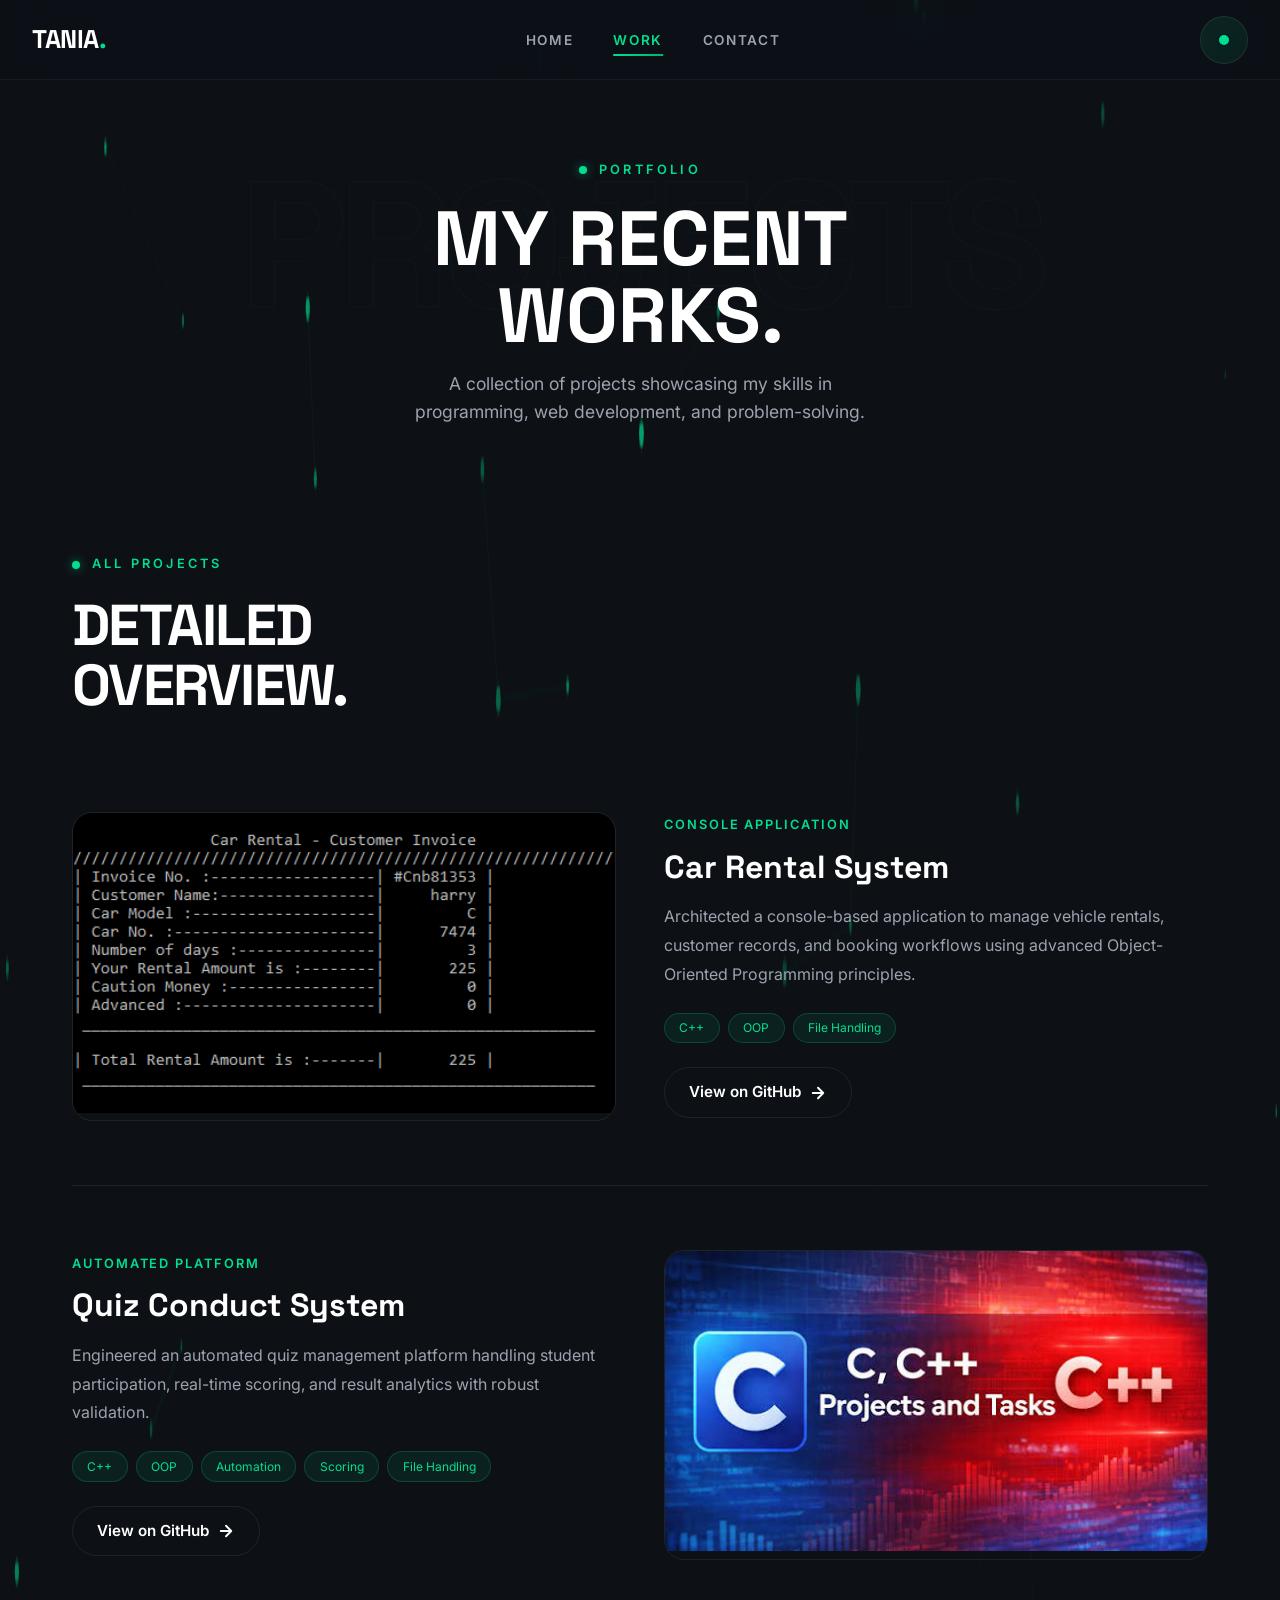
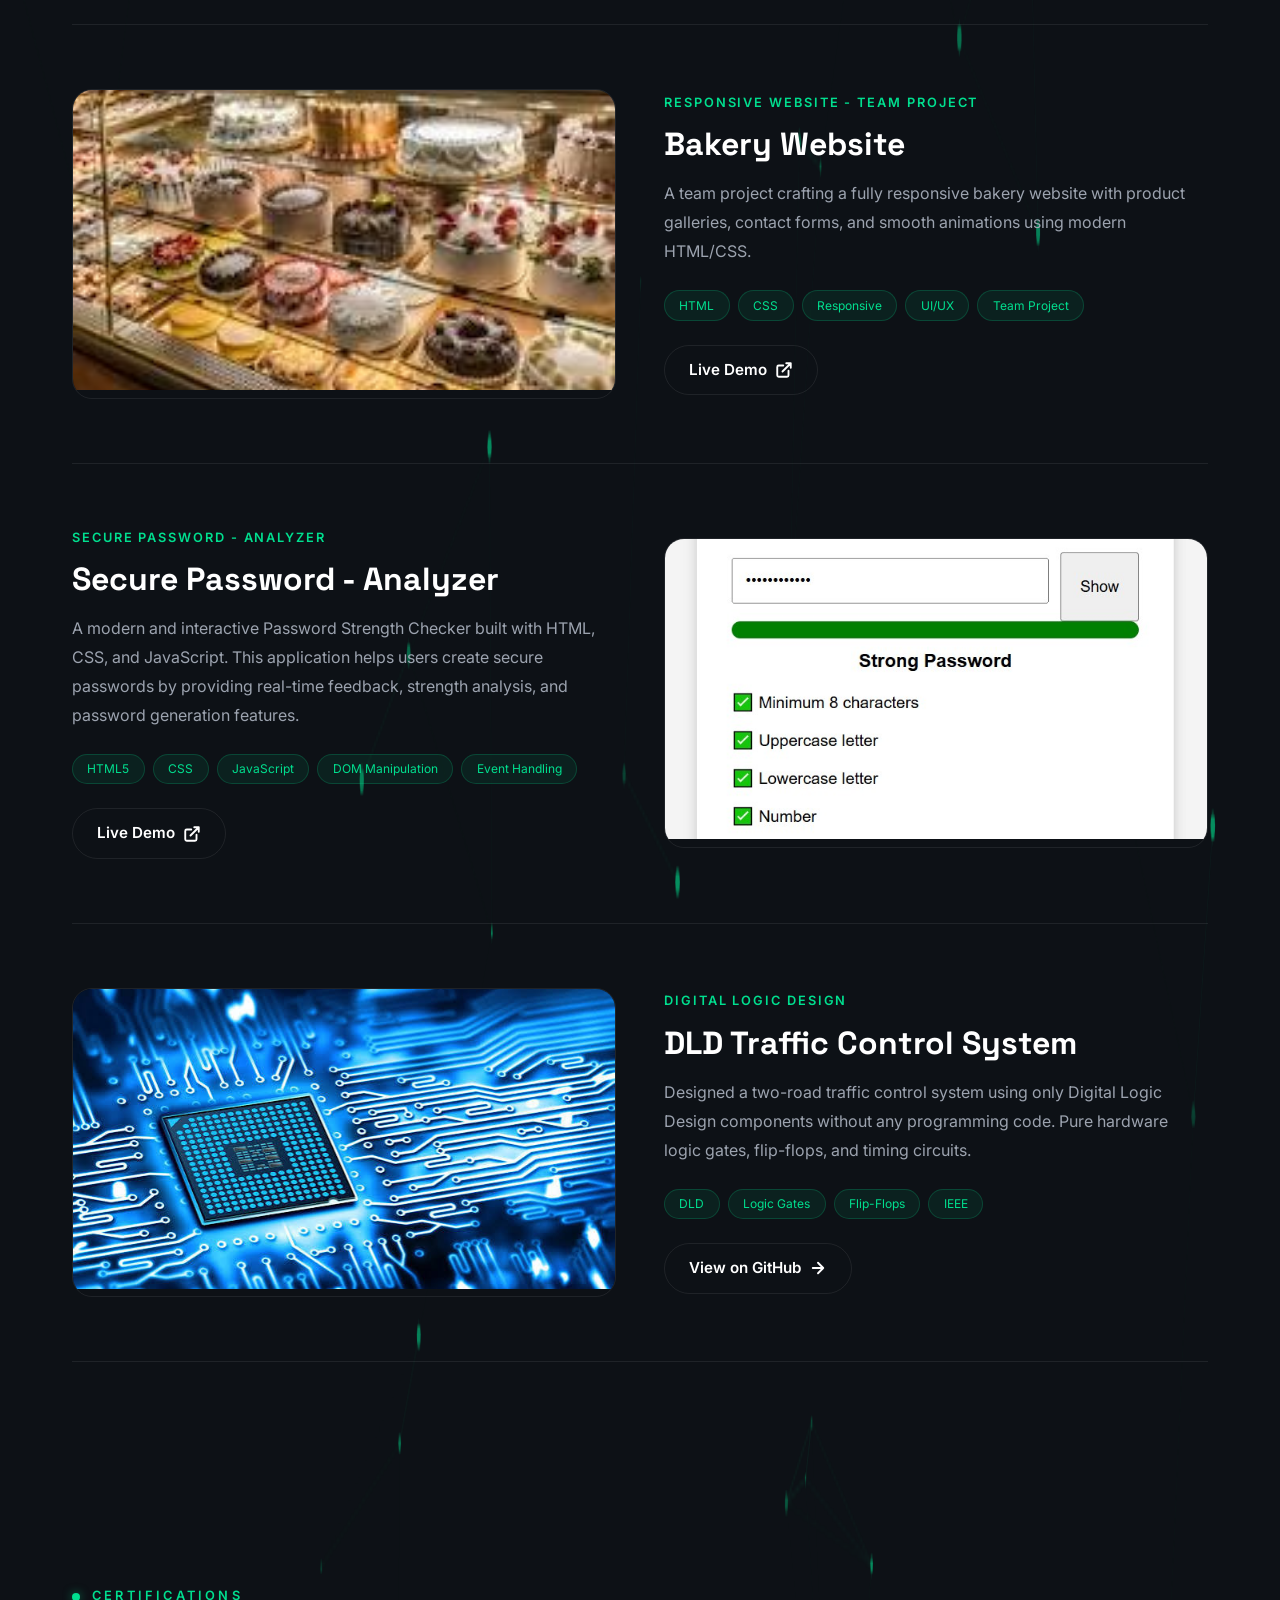
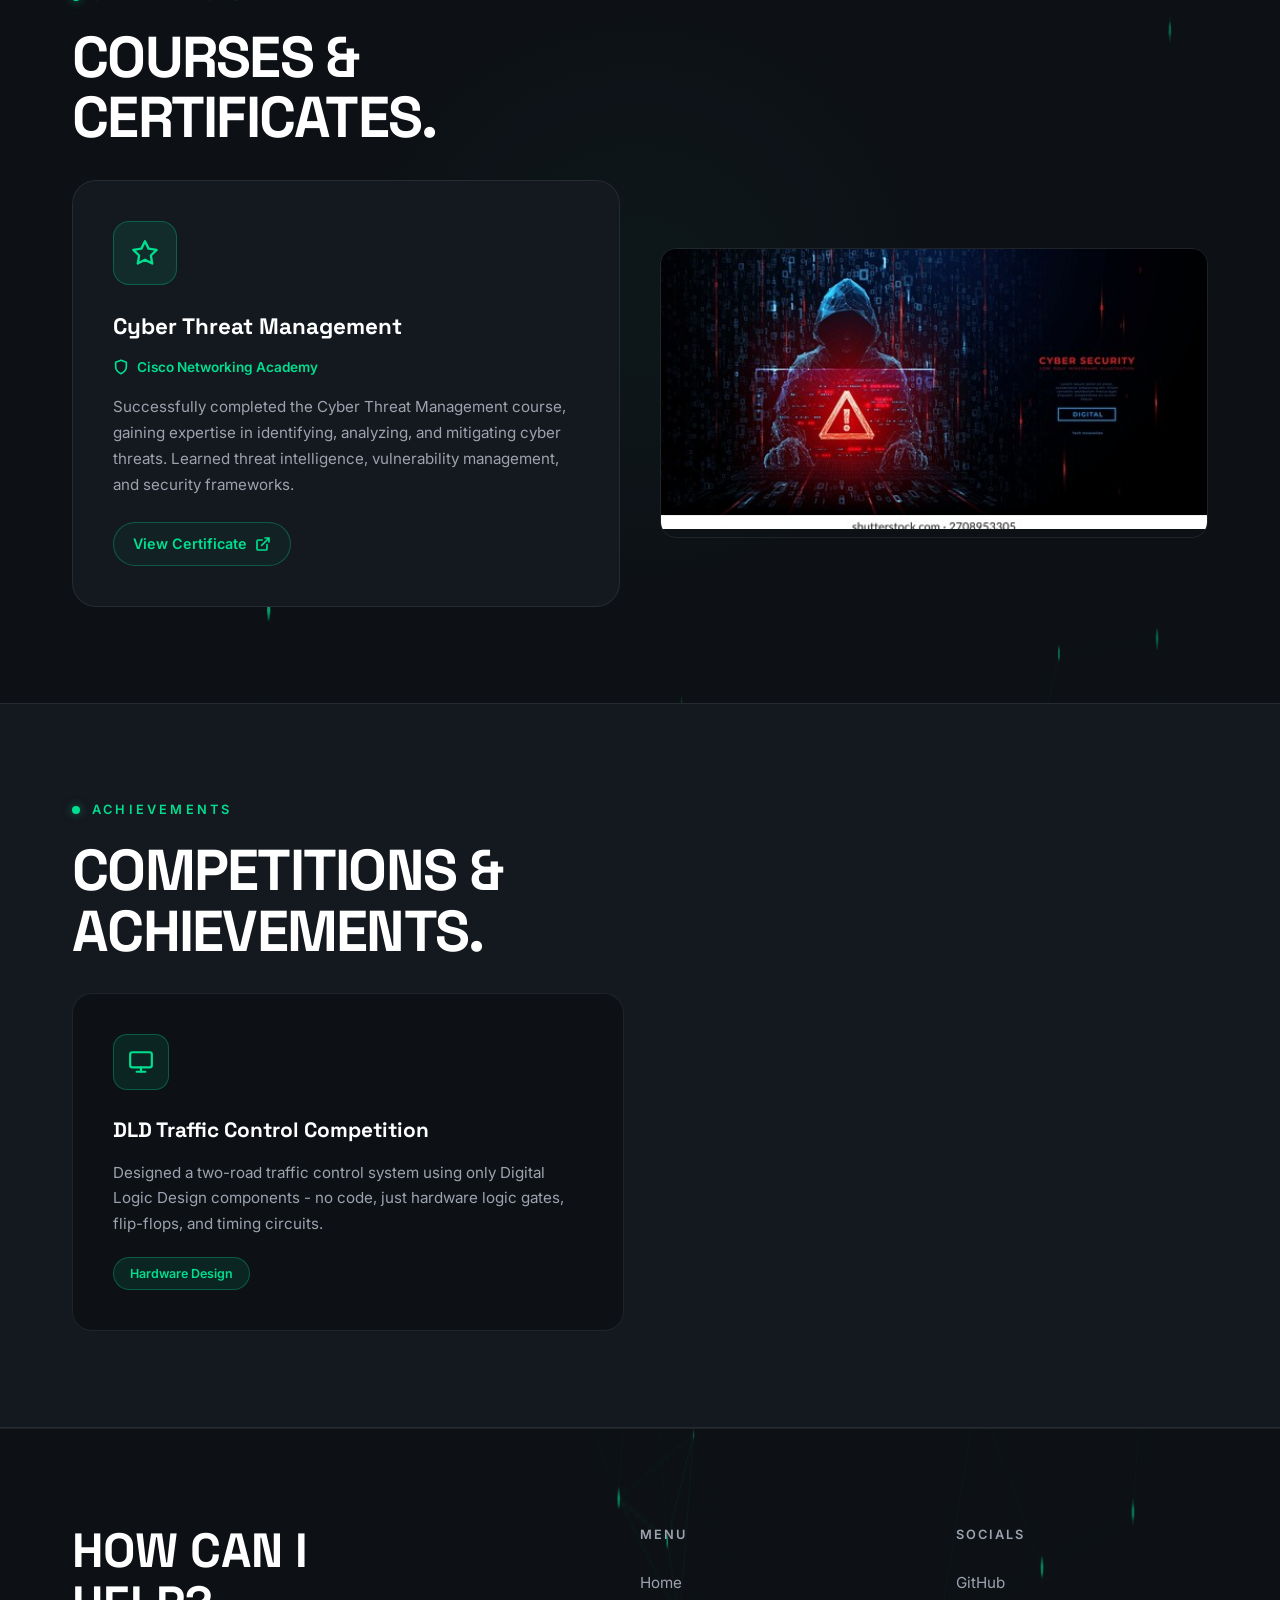
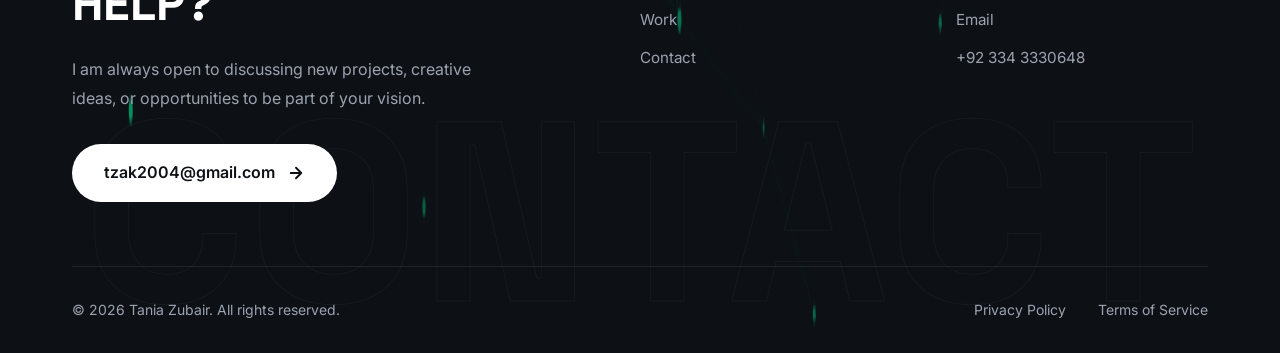
<file: work.html>
<!DOCTYPE html>
<html lang="en">
<head>
    <meta charset="UTF-8">
    <meta name="viewport" content="width=device-width, initial-scale=1.0">
    <title>Work | Tania Zubair Portfolio</title>
    <link rel="preconnect" href="https://fonts.googleapis.com">
    <link rel="preconnect" href="https://fonts.gstatic.com" crossorigin>
    <link href="https://fonts.googleapis.com/css2?family=Inter:wght@300;400;500;600;700;800;900&family=Space+Grotesk:wght@400;500;600;700&display=swap" rel="stylesheet">
    <link rel="stylesheet" href="styles.css">
    <style>
        #particleCanvas {
            position: fixed;
            top: 0; left: 0;
            width: 100%; height: 100%;
            z-index: 0;
            pointer-events: none;
        }

        .scroll-progress {
            position: fixed;
            top: 0; left: 0;
            height: 3px;
            background: linear-gradient(90deg, var(--accent), var(--accent-dark));
            z-index: 10000;
            width: 0%;
            transition: width 0.1s ease;
            box-shadow: 0 0 10px var(--accent-glow);
        }

        .page-header {
            padding: 10rem 0 4rem;
            text-align: center;
            position: relative;
            overflow: hidden;
        }

        .page-header-bg {
            position: absolute;
            top: 50%; left: 50%;
            transform: translate(-50%, -50%);
            font-size: 14vw;
            font-weight: 900;
            color: transparent;
            -webkit-text-stroke: 1px rgba(0, 223, 143, 0.04);
            white-space: nowrap;
            pointer-events: none;
            font-family: 'Space Grotesk', sans-serif;
            letter-spacing: -0.05em;
        }

        .page-title {
            font-family: 'Space Grotesk', sans-serif;
            font-size: clamp(3rem, 6vw, 5rem);
            font-weight: 700;
            line-height: 1;
            margin-bottom: 1rem;
            position: relative;
            z-index: 1;
        }

        .page-subtitle {
            color: var(--text-secondary);
            font-size: 1.1rem;
            max-width: 500px;
            margin: 0 auto;
            position: relative;
            z-index: 1;
        }

        .projects-list { padding: 4rem 0 8rem; }

        .project-row {
            display: grid;
            grid-template-columns: 1fr 1fr;
            gap: 3rem;
            align-items: center;
            padding: 4rem 0;
            border-bottom: 1px solid var(--border);
            position: relative;
        }

        .project-row:first-child { border-top: 1px solid var(--border); }
        .project-row:nth-child(even) .project-image { order: 2; }
        .project-row:nth-child(even) .project-info { order: 1; }

        .project-image {
            border-radius: 20px;
            overflow: hidden;
            border: 1px solid var(--border);
            position: relative;
            transition: all 0.5s cubic-bezier(0.16, 1, 0.3, 1);
        }

        .project-image:hover {
            transform: translateY(-5px);
            box-shadow: 0 30px 60px rgba(0, 0, 0, 0.4);
            border-color: var(--border-hover);
        }

        .project-image img {
            width: 100%;
            height: 300px;
            object-fit: cover;
            transition: transform 0.6s ease;
        }

        .project-image:hover img { transform: scale(1.08); }

        .project-image-overlay {
            position: absolute;
            inset: 0;
            background: linear-gradient(to top, rgba(13,17,22,0.9), transparent 50%);
            opacity: 0;
            transition: opacity 0.4s ease;
            display: flex;
            align-items: flex-end;
            padding: 1.5rem;
        }

        .project-image:hover .project-image-overlay { opacity: 1; }

        .project-info-label {
            font-size: 0.8rem;
            color: var(--accent);
            text-transform: uppercase;
            letter-spacing: 0.15em;
            font-weight: 600;
            margin-bottom: 0.75rem;
        }

        .project-info-title {
            font-family: 'Space Grotesk', sans-serif;
            font-size: 2rem;
            font-weight: 700;
            margin-bottom: 1rem;
            line-height: 1.2;
        }

        .project-info-desc {
            color: var(--text-secondary);
            line-height: 1.8;
            margin-bottom: 1.5rem;
        }

        .project-info-tags {
            display: flex;
            flex-wrap: wrap;
            gap: 0.5rem;
            margin-bottom: 1.5rem;
        }

        .project-tag {
            padding: 0.3rem 0.9rem;
            background: rgba(0, 223, 143, 0.08);
            border: 1px solid rgba(0, 223, 143, 0.2);
            border-radius: 100px;
            font-size: 0.75rem;
            color: var(--accent);
            transition: all 0.3s ease;
        }

        .project-link {
            display: inline-flex;
            align-items: center;
            gap: 0.5rem;
            color: var(--text-primary);
            text-decoration: none;
            font-weight: 600;
            font-size: 0.95rem;
            transition: all 0.3s ease;
            padding: 0.75rem 1.5rem;
            border: 1px solid var(--border);
            border-radius: 100px;
        }

        .project-link:hover {
            color: var(--accent);
            border-color: var(--accent);
            transform: translateX(4px);
        }

        .competitions {
            padding: 6rem 0;
            background: var(--bg-surface);
            border-top: 1px solid var(--border);
            border-bottom: 1px solid var(--border);
            position: relative;
            overflow: hidden;
        }

        .comp-grid {
            display: grid;
            grid-template-columns: repeat(2, 1fr);
            gap: 2rem;
        }

        .comp-card {
            background: var(--bg-primary);
            border: 1px solid var(--border);
            border-radius: 20px;
            padding: 2.5rem;
            transition: all 0.5s cubic-bezier(0.16, 1, 0.3, 1);
            position: relative;
            overflow: hidden;
        }

        .comp-card::before {
            content: '';
            position: absolute;
            top: 0; left: 0; width: 100%; height: 2px;
            background: linear-gradient(90deg, var(--accent), transparent);
            transform: translateX(-100%);
            transition: transform 0.6s ease;
        }

        .comp-card:hover::before { transform: translateX(0); }

        .comp-card:hover {
            border-color: var(--border-hover);
            transform: translateY(-8px);
            box-shadow: 0 30px 60px rgba(0, 0, 0, 0.4), 0 0 0 1px rgba(0, 223, 143, 0.1);
        }

        .comp-icon {
            width: 56px; height: 56px;
            border-radius: 14px;
            background: rgba(0, 223, 143, 0.1);
            border: 1px solid rgba(0, 223, 143, 0.3);
            display: flex;
            align-items: center;
            justify-content: center;
            margin-bottom: 1.5rem;
        }

        .comp-icon svg {
            width: 26px; height: 26px;
            color: var(--accent);
        }

        .comp-title {
            font-family: 'Space Grotesk', sans-serif;
            font-size: 1.3rem;
            font-weight: 700;
            margin-bottom: 0.75rem;
        }

        .comp-desc {
            color: var(--text-secondary);
            font-size: 0.95rem;
            line-height: 1.7;
        }

        .comp-badge {
            display: inline-block;
            margin-top: 1.25rem;
            padding: 0.35rem 1rem;
            background: rgba(0, 223, 143, 0.1);
            border: 1px solid rgba(0, 223, 143, 0.3);
            border-radius: 100px;
            font-size: 0.78rem;
            color: var(--accent);
            font-weight: 600;
        }

        .courses-section {
            padding: 6rem 0;
            position: relative;
            overflow: hidden;
        }

        .courses-section::before {
            content: '';
            position: absolute;
            top: 50%; left: 50%;
            transform: translate(-50%, -50%);
            width: 600px; height: 600px;
            background: radial-gradient(circle, rgba(0, 223, 143, 0.03) 0%, transparent 70%);
            pointer-events: none;
        }

        .courses-grid {
            display: grid;
            grid-template-columns: 1fr 1fr;
            gap: 2.5rem;
            align-items: center;
        }

        .course-card {
            background: var(--bg-surface);
            border: 1px solid var(--border);
            border-radius: 24px;
            padding: 2.5rem;
            transition: all 0.5s cubic-bezier(0.16, 1, 0.3, 1);
            position: relative;
            overflow: hidden;
        }

        .course-card::before {
            content: '';
            position: absolute;
            top: 0; left: 0; width: 100%; height: 2px;
            background: linear-gradient(90deg, var(--accent), var(--accent-dark), transparent);
            transform: translateX(-100%);
            transition: transform 0.6s ease;
        }

        .course-card:hover::before { transform: translateX(0); }

        .course-card:hover {
            border-color: var(--border-hover);
            transform: translateY(-10px);
            box-shadow: 0 30px 60px rgba(0, 0, 0, 0.4), 0 0 0 1px rgba(0, 223, 143, 0.1);
        }

        .course-icon {
            width: 64px; height: 64px;
            border-radius: 16px;
            background: rgba(0, 223, 143, 0.1);
            border: 1px solid rgba(0, 223, 143, 0.3);
            display: flex;
            align-items: center;
            justify-content: center;
            margin-bottom: 1.5rem;
        }

        .course-icon svg {
            width: 28px; height: 28px;
            color: var(--accent);
        }

        .course-title {
            font-family: 'Space Grotesk', sans-serif;
            font-size: 1.4rem;
            font-weight: 700;
            margin-bottom: 0.75rem;
        }

        .course-provider {
            color: var(--accent);
            font-size: 0.85rem;
            font-weight: 600;
            margin-bottom: 1rem;
            display: flex;
            align-items: center;
            gap: 0.5rem;
        }

        .course-desc {
            color: var(--text-secondary);
            font-size: 0.95rem;
            line-height: 1.7;
            margin-bottom: 1.5rem;
        }

        .course-cert-link {
            display: inline-flex;
            align-items: center;
            gap: 0.5rem;
            color: var(--accent);
            text-decoration: none;
            font-weight: 600;
            font-size: 0.9rem;
            transition: all 0.3s ease;
            padding: 0.6rem 1.2rem;
            border: 1px solid rgba(0, 223, 143, 0.3);
            border-radius: 100px;
            background: rgba(0, 223, 143, 0.05);
        }

        .course-cert-link:hover {
            background: rgba(0, 223, 143, 0.15);
            transform: translateX(4px);
            box-shadow: 0 0 20px rgba(0, 223, 143, 0.2);
        }

        .course-cert-preview {
            border-radius: 16px;
            overflow: hidden;
            border: 1px solid var(--border);
            transition: all 0.5s cubic-bezier(0.16, 1, 0.3, 1);
            position: relative;
        }

        .course-cert-preview:hover {
            transform: translateY(-5px);
            box-shadow: 0 25px 50px rgba(0, 0, 0, 0.4);
            border-color: var(--border-hover);
        }

        .course-cert-preview img {
            width: 100%;
            height: 280px;
            object-fit: cover;
        }

        .course-cert-preview .cert-overlay {
            position: absolute;
            inset: 0;
            background: linear-gradient(to top, rgba(13,17,22,0.9), transparent 60%);
            display: flex;
            align-items: flex-end;
            padding: 1.5rem;
            opacity: 0;
            transition: opacity 0.4s ease;
        }

        .course-cert-preview:hover .cert-overlay { opacity: 1; }

        .cert-overlay-text {
            color: var(--text-primary);
            font-weight: 600;
            font-size: 0.95rem;
            display: flex;
            align-items: center;
            gap: 0.5rem;
        }

        @media (max-width: 1024px) {
            .project-row { grid-template-columns: 1fr; }
            .project-row:nth-child(even) .project-image { order: 1; }
            .project-row:nth-child(even) .project-info { order: 2; }
            .comp-grid { grid-template-columns: 1fr; }
            .courses-grid { grid-template-columns: 1fr; }
        }

        @media (max-width: 768px) {
            .page-header { padding: 8rem 0 3rem; }
        }
    </style>
</head>
<body>
    <div class="scroll-progress" id="scrollProgress"></div>
    <canvas id="particleCanvas"></canvas>

    <nav class="navbar">
        <div class="nav-container">
            <a href="index.html" class="logo">TANIA<span class="logo-dot">.</span></a>
            <ul class="nav-links">
                <li><a href="index.html">Home</a></li>
                <li><a href="work.html" class="active">Work</a></li>
                <li><a href="contact.html">Contact</a></li>
            </ul>
            <div class="nav-action" onclick="window.location.href='contact.html'">
                <div class="nav-action-dot"></div>
            </div>
            <div class="mobile-menu-btn" id="mobileMenuBtn" onclick="toggleMobileMenu()">
                <span class="bar1"></span>
                <span class="bar2"></span>
                <span class="bar3"></span>
            </div>
        </div>
    </nav>

    <div class="mobile-overlay" id="mobileOverlay">
        <a href="index.html" onclick="toggleMobileMenu()">Home</a>
        <a href="work.html" onclick="toggleMobileMenu()">Work</a>
        <a href="contact.html" onclick="toggleMobileMenu()">Contact</a>
    </div>

    <header class="page-header">
        <div class="page-header-bg">PROJECTS</div>
        <div class="section-label reveal" style="justify-content: center;">
            <div class="section-label-dot"></div>
            <span class="section-label-text">Portfolio</span>
        </div>
        <h1 class="page-title reveal">MY RECENT<br>WORKS.</h1>
        <p class="page-subtitle reveal">
            A collection of projects showcasing my skills in programming, web development, and problem-solving.
        </p>
    </header>

    <section class="projects-list">
        <div class="section-container">
            <div class="section-label reveal">
                <div class="section-label-dot"></div>
                <span class="section-label-text">All Projects</span>
            </div>
            <h2 class="section-heading reveal">DETAILED<br>OVERVIEW.</h2>

            <div class="project-row reveal">
                <div class="project-image" data-tilt>
                    <img src="car_rental.png" alt="Car Rental System">
                    <div class="project-image-overlay">
                        <span class="works-tag">C++ Console App</span>
                    </div>
                </div>
                <div class="project-info">
                    <div class="project-info-label">Console Application</div>
                    <h3 class="project-info-title">Car Rental System</h3>
                    <p class="project-info-desc">
                        Architected a console-based application to manage vehicle rentals, customer records, and booking workflows 
                        using advanced Object-Oriented Programming principles.
                    </p>
                    <div class="project-info-tags">
                        <span class="project-tag">C++</span>
                        <span class="project-tag">OOP</span>
                        <span class="project-tag">File Handling</span>
                    </div>
                    <a href="https://github.com/taniazubair" target="_blank" class="project-link">
                        View on GitHub
                        <svg width="18" height="18" viewBox="0 0 24 24" fill="none" stroke="currentColor" stroke-width="2.5" stroke-linecap="round" stroke-linejoin="round"><path d="M5 12h14M12 5l7 7-7 7"/></svg>
                    </a>
                </div>
            </div>

            <div class="project-row reveal">
                <div class="project-image" data-tilt>
                    <img src="c++.jpg" alt="Quiz Conduct System">
                    <div class="project-image-overlay">
                        <span class="works-tag">Education Platform</span>
                    </div>
                </div>
                <div class="project-info">
                    <div class="project-info-label">Automated Platform</div>
                    <h3 class="project-info-title">Quiz Conduct System</h3>
                    <p class="project-info-desc">
                        Engineered an automated quiz management platform handling student participation, real-time scoring, 
                        and result analytics with robust validation.
                    </p>
                    <div class="project-info-tags">
                        <span class="project-tag">C++</span>
                        <span class="project-tag">OOP</span>
                        <span class="project-tag">Automation</span>
                        <span class="project-tag">Scoring</span>
                        <span class="project-tag">File Handling</span>
                    </div>
                    <a href="https://github.com/taniazubair" target="_blank" class="project-link">
                        View on GitHub
                        <svg width="18" height="18" viewBox="0 0 24 24" fill="none" stroke="currentColor" stroke-width="2.5" stroke-linecap="round" stroke-linejoin="round"><path d="M5 12h14M12 5l7 7-7 7"/></svg>
                    </a>
                </div>
            </div>

            <div class="project-row reveal">
                <div class="project-image" data-tilt>
                    <img src="download.jpeg" alt="Bakery Website">
                    <div class="project-image-overlay">
                        <span class="works-tag">Frontend Design</span>
                    </div>
                </div>
                <div class="project-info">
                    <div class="project-info-label">Responsive Website - Team Project</div>
                    <h3 class="project-info-title">Bakery Website</h3>
                    <p class="project-info-desc">
                        A team project crafting a fully responsive bakery website with product galleries, contact forms, 
                        and smooth animations using modern HTML/CSS.
                    </p>
                    <div class="project-info-tags">
                        <span class="project-tag">HTML</span>
                        <span class="project-tag">CSS</span>
                        <span class="project-tag">Responsive</span>
                        <span class="project-tag">UI/UX</span>
                        <span class="project-tag">Team Project</span>
                    </div>
                    <a href="https://wasiahmed02.github.io/Bakery-Website--ICT-Project-/" target="_blank" class="project-link">
                        Live Demo
                        <svg width="18" height="18" viewBox="0 0 24 24" fill="none" stroke="currentColor" stroke-width="2.5" stroke-linecap="round" stroke-linejoin="round"><path d="M18 13v6a2 2 0 0 1-2 2H5a2 2 0 0 1-2-2V8a2 2 0 0 1 2-2h6M15 3h6v6M10 14L21 3"/></svg>
                    </a>
                </div>
            </div>
             <div class="project-row reveal">
                <div class="project-image" data-tilt>
                    <img src="password.jpg" alt="password Website">
                    <div class="project-image-overlay">
                        <span class="works-tag">Frontend Design</span>
                    </div>
                </div>
                <div class="project-info">
                    <div class="project-info-label">Secure Password - Analyzer</div>
                    <h3 class="project-info-title">Secure Password - Analyzer</h3>
                    <p class="project-info-desc">
                      A modern and interactive Password Strength Checker built with HTML, CSS, and JavaScript. 
                      This application helps users create secure passwords by providing real-time feedback, 
                       strength analysis, and password generation features.
                    </p>
                    <div class="project-info-tags">
                        <span class="project-tag">HTML5</span>
                        <span class="project-tag">CSS</span>
                        <span class="project-tag">JavaScript</span>
                        <span class="project-tag">DOM Manipulation</span>
                        <span class="project-tag">Event Handling</span>
                    </div>
                    <a href="https://taniazubair.github.io/Securepass_Analyzer.github.io"  target="_blank" class="project-link">
                        Live Demo
                        <svg width="18" height="18" viewBox="0 0 24 24" fill="none" stroke="currentColor" stroke-width="2.5" stroke-linecap="round" stroke-linejoin="round"><path d="M18 13v6a2 2 0 0 1-2 2H5a2 2 0 0 1-2-2V8a2 2 0 0 1 2-2h6M15 3h6v6M10 14L21 3"/></svg>
                    </a>
                </div>
            </div>

            <div class="project-row reveal">
                <div class="project-image" data-tilt>
                    <img src="dld.jpg" alt="DLD Traffic Control">
                    <div class="project-image-overlay">
                        <span class="works-tag">Hardware Logic</span>
                    </div>
                </div>
                <div class="project-info">
                    <div class="project-info-label">Digital Logic Design</div>
                    <h3 class="project-info-title">DLD Traffic Control System</h3>
                    <p class="project-info-desc">
                        Designed a two-road traffic control system using only Digital Logic Design components without any programming code. 
                        Pure hardware logic gates, flip-flops, and timing circuits.
                    </p>
                    <div class="project-info-tags">
                        <span class="project-tag">DLD</span>
                        <span class="project-tag">Logic Gates</span>
                        <span class="project-tag">Flip-Flops</span>
                        <span class="project-tag">IEEE</span>
                    </div>
                    <a href="https://github.com/taniazubair" target="_blank" class="project-link">
                        View on GitHub
                        <svg width="18" height="18" viewBox="0 0 24 24" fill="none" stroke="currentColor" stroke-width="2.5" stroke-linecap="round" stroke-linejoin="round"><path d="M5 12h14M12 5l7 7-7 7"/></svg>
                    </a>
                </div>
            </div>
        </div>
    </section>

    <section class="courses-section">
        <div class="section-container">
            <div class="section-label reveal">
                <div class="section-label-dot"></div>
                <span class="section-label-text">Certifications</span>
            </div>
            <h2 class="section-heading reveal">COURSES &<br>CERTIFICATES.</h2>
            <div class="courses-grid">
                <div class="course-card reveal" data-tilt>
                    <div class="course-icon">
                        <svg viewBox="0 0 24 24" fill="none" stroke="currentColor" stroke-width="2" stroke-linecap="round" stroke-linejoin="round"><path d="M12 2l3.09 6.26L22 9.27l-5 4.87 1.18 6.88L12 17.77l-6.18 3.25L7 14.14 2 9.27l6.91-1.01L12 2z"/></svg>
                    </div>
                    <h3 class="course-title">Cyber Threat Management</h3>
                    <div class="course-provider">
                        <svg width="16" height="16" viewBox="0 0 24 24" fill="none" stroke="currentColor" stroke-width="2.5" stroke-linecap="round" stroke-linejoin="round"><path d="M12 22s8-4 8-10V5l-8-3-8 3v7c0 6 8 10 8 10z"/></svg>
                        Cisco Networking Academy
                    </div>
                    <p class="course-desc">
                        Successfully completed the Cyber Threat Management course, gaining expertise in identifying, analyzing, 
                        and mitigating cyber threats. Learned threat intelligence, vulnerability management, and security frameworks.
                    </p>
                    <a href="certificate.pdf" target="_blank" class="course-cert-link">
                        View Certificate
                        <svg width="16" height="16" viewBox="0 0 24 24" fill="none" stroke="currentColor" stroke-width="2.5" stroke-linecap="round" stroke-linejoin="round"><path d="M18 13v6a2 2 0 0 1-2 2H5a2 2 0 0 1-2-2V8a2 2 0 0 1 2-2h6M15 3h6v6M10 14L21 3"/></svg>
                    </a>
                </div>
                <div class="course-cert-preview reveal" style="transition-delay: 0.1s;" data-tilt>
                    <img src="cyber_bg.png" alt="Cyber Threat Management Certificate">
                    <div class="cert-overlay">
                        <div class="cert-overlay-text">
                            <svg width="18" height="18" viewBox="0 0 24 24" fill="none" stroke="currentColor" stroke-width="2.5" stroke-linecap="round" stroke-linejoin="round"><path d="M12 22s8-4 8-10V5l-8-3-8 3v7c0 6 8 10 8 10z"/></svg>
                            Cisco Networking Academy - Cyber Threat Management
                        </div>
                    </div>
                </div>
            </div>
        </div>
    </section>

    <section class="competitions">
        <div class="section-container">
            <div class="section-label reveal">
                <div class="section-label-dot"></div>
                <span class="section-label-text">Achievements</span>
            </div>
            <h2 class="section-heading reveal">COMPETITIONS &<br>ACHIEVEMENTS.</h2>
            <div class="comp-grid">
                <div class="comp-card reveal" data-tilt>
                    <div class="comp-icon">
                        <svg viewBox="0 0 24 24" fill="none" stroke="currentColor" stroke-width="2" stroke-linecap="round" stroke-linejoin="round"><rect x="2" y="3" width="20" height="14" rx="2" ry="2"/><line x1="8" y1="21" x2="16" y2="21"/><line x1="12" y1="17" x2="12" y2="21"/></svg>
                    </div>
                    <h3 class="comp-title">DLD Traffic Control Competition</h3>
                    <p class="comp-desc">
                        Designed a two-road traffic control system using only Digital Logic Design components - no code, 
                        just hardware logic gates, flip-flops, and timing circuits.
                    </p>
                    <span class="comp-badge">Hardware Design</span>
                </div>
            </div>
        </div>
    </section>

    <footer class="footer">
        <div class="footer-bg-text">CONTACT</div>
        <div class="section-container">
            <div class="footer-grid">
                <div class="reveal">
                    <h2 class="footer-heading">HOW CAN I<br>HELP?</h2>
                    <p class="footer-text">
                        I am always open to discussing new projects, creative ideas, or opportunities to be part of your vision.
                    </p>
                    <a href="mailto:tzak2004@gmail.com" class="footer-email-btn">
                        tzak2004@gmail.com
                        <svg width="18" height="18" viewBox="0 0 24 24" fill="none" stroke="currentColor" stroke-width="2.5" stroke-linecap="round" stroke-linejoin="round"><path d="M5 12h14M12 5l7 7-7 7"/></svg>
                    </a>
                </div>
                <div class="reveal" style="transition-delay: 0.1s;">
                    <div class="footer-links-title">Menu</div>
                    <ul class="footer-links">
                        <li><a href="index.html">Home</a></li>
                        <li><a href="work.html">Work</a></li>
                        <li><a href="contact.html">Contact</a></li>
                    </ul>
                </div>
                <div class="reveal" style="transition-delay: 0.2s;">
                    <div class="footer-links-title">Socials</div>
                    <ul class="footer-links">
                        <li><a href="https://github.com/taniazubair" target="_blank">GitHub</a></li>
                        <li><a href="mailto:tzak2004@gmail.com">Email</a></li>
                        <li><a href="tel:+923343330648">+92 334 3330648</a></li>
                    </ul>
                </div>
            </div>
            <div class="footer-bottom">
                <div class="footer-copyright">&copy; 2026 Tania Zubair. All rights reserved.</div>
                <div class="footer-legal">
                    <a href="#">Privacy Policy</a>
                    <a href="#">Terms of Service</a>
                </div>
            </div>
        </div>
    </footer>

    <script>
        function toggleMobileMenu() {
            const overlay = document.getElementById('mobileOverlay');
            const btn = document.getElementById('mobileMenuBtn');
            overlay.classList.toggle('active');
            btn.classList.toggle('active');
        }

        const revealElements = document.querySelectorAll('.reveal');
        const revealObserver = new IntersectionObserver((entries) => {
            entries.forEach(entry => {
                if (entry.isIntersecting) entry.target.classList.add('active');
            });
        }, { threshold: 0.1, rootMargin: '-80px' });
        revealElements.forEach(el => revealObserver.observe(el));

        document.querySelectorAll('[data-tilt]').forEach(card => {
            card.addEventListener('mousemove', (e) => {
                const rect = card.getBoundingClientRect();
                const x = (e.clientX - rect.left) / rect.width - 0.5;
                const y = (e.clientY - rect.top) / rect.height - 0.5;
                card.style.transform = `translateY(-5px) rotateX(${y * -10}deg) rotateY(${x * 10}deg)`;
            });
            card.addEventListener('mouseleave', () => {
                card.style.transform = '';
            });
        });

        window.addEventListener('scroll', () => {
            const navbar = document.querySelector('.navbar');
            if (window.pageYOffset > 100) {
                navbar.classList.add('scrolled');
            } else {
                navbar.classList.remove('scrolled');
            }
        });

        const canvas = document.getElementById('particleCanvas');
        const ctx = canvas.getContext('2d');
        let particles = [];
        let mouse = { x: null, y: null };

        function resizeCanvas() {
            canvas.width = window.innerWidth;
            canvas.height = window.innerHeight;
        }
        resizeCanvas();
        window.addEventListener('resize', resizeCanvas);

        class Particle {
            constructor() {
                this.x = Math.random() * canvas.width;
                this.y = Math.random() * canvas.height;
                this.size = Math.random() * 2 + 0.5;
                this.speedX = (Math.random() - 0.5) * 0.5;
                this.speedY = (Math.random() - 0.5) * 0.5;
                this.opacity = Math.random() * 0.5 + 0.2;
            }
            update() {
                this.x += this.speedX;
                this.y += this.speedY;
                if (mouse.x != null) {
                    const dx = mouse.x - this.x;
                    const dy = mouse.y - this.y;
                    const distance = Math.sqrt(dx * dx + dy * dy);
                    if (distance < 150) {
                        const force = (150 - distance) / 150;
                        this.x -= dx * force * 0.02;
                        this.y -= dy * force * 0.02;
                    }
                }
                if (this.x < 0 || this.x > canvas.width) this.speedX *= -1;
                if (this.y < 0 || this.y > canvas.height) this.speedY *= -1;
            }
            draw() {
                ctx.beginPath();
                ctx.arc(this.x, this.y, this.size, 0, Math.PI * 2);
                ctx.fillStyle = `rgba(0, 223, 143, ${this.opacity})`;
                ctx.fill();
            }
        }

        function initParticles() {
            particles = [];
            for (let i = 0; i < 80; i++) particles.push(new Particle());
        }
        initParticles();

        function connectParticles() {
            for (let i = 0; i < particles.length; i++) {
                for (let j = i + 1; j < particles.length; j++) {
                    const dx = particles[i].x - particles[j].x;
                    const dy = particles[i].y - particles[j].y;
                    const distance = Math.sqrt(dx * dx + dy * dy);
                    if (distance < 120) {
                        ctx.beginPath();
                        ctx.strokeStyle = `rgba(0, 223, 143, ${0.15 * (1 - distance / 120)})`;
                        ctx.lineWidth = 0.5;
                        ctx.moveTo(particles[i].x, particles[i].y);
                        ctx.lineTo(particles[j].x, particles[j].y);
                        ctx.stroke();
                    }
                }
            }
        }

        function animateParticles() {
            ctx.clearRect(0, 0, canvas.width, canvas.height);
            particles.forEach(p => { p.update(); p.draw(); });
            connectParticles();
            requestAnimationFrame(animateParticles);
        }
        animateParticles();

        window.addEventListener('mousemove', (e) => {
            mouse.x = e.clientX;
            mouse.y = e.clientY;
        });

        window.addEventListener('mouseleave', () => {
            mouse.x = null;
            mouse.y = null;
        });

        const scrollProgress = document.getElementById('scrollProgress');
        window.addEventListener('scroll', () => {
            const scrollTop = window.scrollY;
            const docHeight = document.documentElement.scrollHeight - window.innerHeight;
            const scrollPercent = (scrollTop / docHeight) * 100;
            scrollProgress.style.width = scrollPercent + '%';
        });
    </script>
</body>
</html>
</file>
<file: styles.css>
/* ============================================
   TANIA ZUBAIR — PORTFOLIO STYLES
   ============================================ */

:root {
    --bg-primary: #0d1116;
    --bg-surface: #14181f;
    --bg-elevated: #1a1f2a;
    --accent: #00df8f;
    --accent-glow: rgba(0, 223, 143, 0.4);
    --accent-dark: #00b373;
    --text-primary: #ffffff;
    --text-secondary: #9ca3af;
    --border: rgba(255, 255, 255, 0.08);
    --border-hover: rgba(0, 223, 143, 0.3);
    --glass-bg: rgba(20, 24, 31, 0.6);
    --glass-border: rgba(255, 255, 255, 0.05);
}

* {
    margin: 0;
    padding: 0;
    box-sizing: border-box;
}

html {
    scroll-behavior: smooth;
}

body {
    font-family: 'Inter', sans-serif;
    background-color: var(--bg-primary);
    color: var(--text-primary);
    overflow-x: hidden;
    line-height: 1.6;
    perspective: 1000px;
}

::-webkit-scrollbar {
    width: 6px;
}
::-webkit-scrollbar-track {
    background: var(--bg-primary);
}
::-webkit-scrollbar-thumb {
    background: linear-gradient(180deg, var(--accent), var(--accent-dark));
    border-radius: 3px;
}

/* ============================================
   ANIMATIONS
   ============================================ */

@keyframes fadeInUp {
    from { opacity: 0; transform: translateY(50px) rotateX(10deg); }
    to { opacity: 1; transform: translateY(0) rotateX(0deg); }
}

@keyframes float {
    0%, 100% { transform: translateY(0) rotateX(2deg) rotateY(-2deg); }
    25% { transform: translateY(-12px) rotateX(0deg) rotateY(2deg); }
    50% { transform: translateY(-6px) rotateX(-2deg) rotateY(0deg); }
    75% { transform: translateY(-18px) rotateX(1deg) rotateY(-1deg); }
}

@keyframes pulse-glow {
    0%, 100% { box-shadow: 0 0 15px rgba(0, 223, 143, 0.2), 0 0 30px rgba(0, 223, 143, 0.1); }
    50% { box-shadow: 0 0 25px rgba(0, 223, 143, 0.4), 0 0 50px rgba(0, 223, 143, 0.2); }
}

@keyframes marquee {
    0% { transform: translateX(0); }
    100% { transform: translateX(-50%); }
}

@keyframes blink {
    50% { opacity: 0; }
}

@keyframes bg-pulse {
    0%, 100% { opacity: 0.3; }
    50% { opacity: 0.8; }
}

@keyframes cta-pulse {
    0%, 100% { transform: translate(-50%, -50%) scale(1); opacity: 0.5; }
    50% { transform: translate(-50%, -50%) scale(1.2); opacity: 1; }
}

.animate-fade-in-up {
    animation: fadeInUp 0.9s cubic-bezier(0.16, 1, 0.3, 1) forwards;
    opacity: 0;
}

.delay-100 { animation-delay: 0.1s; }
.delay-200 { animation-delay: 0.2s; }
.delay-300 { animation-delay: 0.3s; }
.delay-400 { animation-delay: 0.4s; }

/* ============================================
   NAVBAR
   ============================================ */

.navbar {
    position: fixed;
    top: 0;
    width: 100%;
    height: 80px;
    z-index: 1000;
    background: rgba(13, 17, 22, 0.7);
    backdrop-filter: blur(20px) saturate(180%);
    -webkit-backdrop-filter: blur(20px) saturate(180%);
    border-bottom: 1px solid var(--glass-border);
    transition: all 0.4s cubic-bezier(0.16, 1, 0.3, 1);
}

.navbar.scrolled {
    background: rgba(13, 17, 22, 0.95);
    box-shadow: 0 8px 32px rgba(0, 0, 0, 0.4), 0 0 0 1px rgba(0, 223, 143, 0.05);
}

.nav-container {
    max-width: 1400px;
    margin: 0 auto;
    padding: 0 2rem;
    height: 100%;
    display: flex;
    align-items: center;
    justify-content: space-between;
}

.logo {
    font-family: 'Space Grotesk', sans-serif;
    font-size: 1.6rem;
    font-weight: 700;
    color: var(--text-primary);
    text-decoration: none;
    letter-spacing: -0.5px;
    position: relative;
    transition: transform 0.3s ease;
}

.logo:hover {
    transform: scale(1.05);
}

.logo-dot {
    color: var(--accent);
    animation: pulse-glow 2s infinite;
}

.nav-links {
    display: flex;
    gap: 2.5rem;
    list-style: none;
}

.nav-links a {
    color: var(--text-secondary);
    text-decoration: none;
    font-size: 0.85rem;
    font-weight: 600;
    text-transform: uppercase;
    letter-spacing: 0.12em;
    transition: all 0.3s ease;
    position: relative;
    padding: 0.5rem 0;
}

.nav-links a::before {
    content: '';
    position: absolute;
    bottom: 0;
    left: 50%;
    width: 0;
    height: 2px;
    background: linear-gradient(90deg, var(--accent), var(--accent-dark));
    transition: all 0.3s cubic-bezier(0.16, 1, 0.3, 1);
    transform: translateX(-50%);
}

.nav-links a:hover,
.nav-links a.active {
    color: var(--accent);
}

.nav-links a:hover::before,
.nav-links a.active::before {
    width: 100%;
}

.nav-action {
    width: 48px;
    height: 48px;
    border-radius: 50%;
    border: 1px solid var(--border);
    background: linear-gradient(135deg, rgba(0, 223, 143, 0.1), rgba(0, 179, 115, 0.1));
    display: flex;
    align-items: center;
    justify-content: center;
    cursor: pointer;
    transition: all 0.4s cubic-bezier(0.16, 1, 0.3, 1);
    position: relative;
    overflow: hidden;
}

.nav-action::before {
    content: '';
    position: absolute;
    inset: 0;
    background: linear-gradient(135deg, var(--accent), var(--accent-dark));
    opacity: 0;
    transition: opacity 0.4s ease;
    border-radius: 50%;
}

.nav-action:hover {
    border-color: var(--accent);
    transform: scale(1.1) rotate(5deg);
    box-shadow: 0 0 30px rgba(0, 223, 143, 0.3);
}

.nav-action:hover::before {
    opacity: 0.2;
}

.nav-action-dot {
    width: 10px;
    height: 10px;
    border-radius: 50%;
    background: var(--accent);
    animation: pulse-glow 2s infinite;
    position: relative;
    z-index: 1;
}

/* ============================================
   MOBILE MENU BUTTON
   ============================================ */

.mobile-menu-btn {
    display: none;
    flex-direction: column;
    gap: 5px;
    cursor: pointer;
    z-index: 1001;
    padding: 8px;
}

.mobile-menu-btn span {
    width: 24px;
    height: 2px;
    background: var(--text-primary);
    transition: all 0.3s ease;
    border-radius: 1px;
}

/* ============================================
   MOBILE OVERLAY - THIS IS THE KEY FIX
   ============================================ */

.mobile-overlay {
    position:fixed;
    top: 0;
    left: 0;
    right: 0;
    bottom: 70px;
    background: rgba(13, 17, 22, 0.98);
    backdrop-filter: blur(30px);
    -webkit-backdrop-filter: blur(30px);
    z-index: 9999;
    display: flex;
    flex-direction: column;
    align-items: center;
    justify-content: top;
    gap: 2.5rem;
    opacity: 0;
    pointer-events: none;
    transition: opacity 0.4s ease;
}

.mobile-overlay.active {
    opacity: 1;
    pointer-events: all;
}

.mobile-overlay a {
    font-family: 'Space Grotesk', sans-serif;
    font-size: 2.5rem;
    font-weight: 700;
    color: var(--text-primary);
    text-decoration: none;
    transition: all 0.3s ease;
    position: relative;
    padding: 0.5rem 1rem;
}

.mobile-overlay a:hover {
    color: var(--accent);
}

/* ============================================
   BUTTONS
   ============================================ */

.btn {
    display: inline-flex;
    align-items: center;
    gap: 0.75rem;
    padding: 1rem 2.25rem;
    border-radius: 100px;
    font-weight: 600;
    font-size: 0.95rem;
    text-decoration: none;
    transition: all 0.4s cubic-bezier(0.16, 1, 0.3, 1);
    cursor: pointer;
    border: none;
    font-family: inherit;
    position: relative;
    overflow: hidden;
}

.btn::before {
    content: '';
    position: absolute;
    inset: 0;
    background: linear-gradient(90deg, transparent, rgba(255,255,255,0.2), transparent);
    transform: translateX(-100%);
    transition: transform 0.6s ease;
}

.btn:hover::before {
    transform: translateX(100%);
}

.btn-primary {
    background: linear-gradient(135deg, var(--accent), var(--accent-dark));
    color: var(--bg-primary);
    box-shadow: 0 4px 20px rgba(0, 223, 143, 0.3), 0 0 0 1px rgba(0, 223, 143, 0.2);
}

.btn-primary:hover {
    transform: translateY(-3px) scale(1.02);
    box-shadow: 0 12px 40px rgba(0, 223, 143, 0.4), 0 0 0 1px rgba(0, 223, 143, 0.3);
}

.btn-secondary {
    background: var(--bg-surface);
    color: var(--text-primary);
    border: 1px solid rgba(255, 255, 255, 0.15);
    box-shadow: 0 4px 20px rgba(0, 0, 0, 0.2);
}

.btn-secondary:hover {
    border-color: var(--accent);
    color: var(--accent);
    box-shadow: 0 8px 30px rgba(0, 223, 143, 0.15);
    transform: translateY(-2px);
}

.btn-dot {
    width: 8px;
    height: 8px;
    border-radius: 50%;
    background: var(--accent);
    animation: pulse-glow 2s infinite;
}

/* ============================================
   SECTION LABELS & HEADINGS
   ============================================ */

.section-label {
    display: flex;
    align-items: center;
    gap: 0.75rem;
    margin-bottom: 1.25rem;
}

.section-label-dot {
    width: 8px;
    height: 8px;
    border-radius: 50%;
    background: var(--accent);
    box-shadow: 0 0 10px rgba(0, 223, 143, 0.5);
}

.section-label-text {
    font-size: 0.8rem;
    font-weight: 600;
    letter-spacing: 0.25em;
    text-transform: uppercase;
    color: var(--accent);
}

.section-heading {
    font-family: 'Space Grotesk', sans-serif;
    font-size: clamp(2.2rem, 4.5vw, 4rem);
    font-weight: 700;
    line-height: 1.05;
    margin-bottom: 2rem;
    letter-spacing: -0.03em;
}

.section-container {
    max-width: 1200px;
    margin: 0 auto;
    padding: 0 2rem;
}

/* ============================================
   SCROLL REVEAL
   ============================================ */

.reveal {
    opacity: 0;
    transform: translateY(50px) rotateX(5deg);
    transition: all 0.9s cubic-bezier(0.16, 1, 0.3, 1);
}

.reveal.active {
    opacity: 1;
    transform: translateY(0) rotateX(0deg);
}

/* ============================================
   FOOTER
   ============================================ */

.footer {
    padding: 6rem 0 2rem;
    border-top: 1px solid var(--border);
    position: relative;
    overflow: hidden;
}

.footer-bg-text {
    position: absolute;
    bottom: -5vw;
    left: 50%;
    transform: translateX(-50%);
    font-size: 20vw;
    font-weight: 900;
    color: transparent;
    -webkit-text-stroke: 1px rgba(255, 255, 255, 0.04);
    white-space: nowrap;
    pointer-events: none;
    font-family: 'Space Grotesk', sans-serif;
}

.footer-grid {
    display: grid;
    grid-template-columns: 2fr 1fr 1fr;
    gap: 4rem;
    margin-bottom: 4rem;
    position: relative;
    z-index: 1;
}

.footer-heading {
    font-family: 'Space Grotesk', sans-serif;
    font-size: clamp(2rem, 4vw, 3rem);
    font-weight: 700;
    margin-bottom: 1.5rem;
    line-height: 1.1;
}

.footer-text {
    color: var(--text-secondary);
    line-height: 1.8;
    margin-bottom: 2rem;
    max-width: 400px;
}

.footer-email-btn {
    display: inline-flex;
    align-items: center;
    gap: 0.75rem;
    padding: 1rem 2rem;
    background: var(--text-primary);
    color: var(--bg-primary);
    border-radius: 100px;
    font-weight: 600;
    text-decoration: none;
    transition: all 0.4s cubic-bezier(0.16, 1, 0.3, 1);
    position: relative;
    overflow: hidden;
}

.footer-email-btn:hover {
    transform: translateY(-2px);
    box-shadow: 0 10px 30px rgba(255, 255, 255, 0.2);
}

.footer-links-title {
    font-size: 0.8rem;
    font-weight: 600;
    letter-spacing: 0.15em;
    text-transform: uppercase;
    color: var(--text-secondary);
    margin-bottom: 1.5rem;
}

.footer-links {
    list-style: none;
}

.footer-links li {
    margin-bottom: 0.75rem;
}

.footer-links a {
    color: var(--text-secondary);
    text-decoration: none;
    transition: all 0.3s ease;
    font-size: 0.95rem;
    position: relative;
}

.footer-links a::after {
    content: '';
    position: absolute;
    bottom: -2px;
    left: 0;
    width: 0;
    height: 1px;
    background: var(--accent);
    transition: width 0.3s ease;
}

.footer-links a:hover {
    color: var(--accent);
}

.footer-links a:hover::after {
    width: 100%;
}

.footer-bottom {
    display: flex;
    justify-content: space-between;
    align-items: center;
    padding-top: 2rem;
    border-top: 1px solid var(--border);
    position: relative;
    z-index: 1;
}

.footer-copyright {
    color: var(--text-secondary);
    font-size: 0.875rem;
}

.footer-legal {
    display: flex;
    gap: 2rem;
}

.footer-legal a {
    color: var(--text-secondary);
    text-decoration: none;
    font-size: 0.875rem;
    transition: color 0.3s ease;
}

.footer-legal a:hover {
    color: var(--accent);
}

/* ============================================
   MOBILE RESPONSIVE - CLEAN FIX
   ============================================ */

@media (max-width: 768px) {
    .nav-links {
        display: none !important;
    }

    .nav-action {
        display: none !important;
    }

    .mobile-menu-btn {
        display: flex !important;
    }

    .navbar {
        height: 60px;
    }

    .nav-container {
        padding: 0 1rem;
    }

    .logo {
        font-size: 1.3rem;
    }

    .hero {
        padding-top: 60px;
        min-height: auto;
        padding-bottom: 2rem;
    }

    .hero-container {
        grid-template-columns: 1fr;
        gap: 2rem;
        padding: 0 1rem;
    }

    .hero-left {
        order: 2;
        padding-right: 0;
        text-align: center;
    }

    .hero-right {
        order: 1;
    }

    .hero-title {
        font-size: 2.5rem;
    }

    .hero-body {
        margin-left: auto;
        margin-right: auto;
        font-size: 1rem;
    }

    .hero-cta {
        justify-content: center;
    }

    .terminal-window {
        width: 100%;
        max-width: 340px;
        transform: none !important;
    }

    .terminal-body {
        padding: 1rem;
        font-size: 0.75rem;
    }

    .marquee-section {
        display: none;
    }

    .about {
        padding: 4rem 0;
    }

    .about-grid {
        grid-template-columns: 1fr;
        gap: 2rem;
    }

    .about-stats {
        grid-template-columns: 1fr;
        gap: 1rem;
    }

    .stat-item {
        padding: 1.5rem;
    }

    .stat-number {
        font-size: 2rem;
    }

    .toolkit-card {
        padding: 1.5rem;
    }

    .skills-grid {
        gap: 0.5rem;
    }

    .skill-chip {
        padding: 0.5rem 1rem;
        font-size: 0.8rem;
    }

    .experience {
        padding: 4rem 0;
    }

    .experience-grid {
        grid-template-columns: 1fr;
        gap: 1.5rem;
    }

    .exp-card {
        padding: 1.5rem;
        transform: none !important;
    }

    .exp-header {
        flex-direction: column;
        gap: 0.75rem;
    }

    .exp-title {
        font-size: 1.1rem;
    }

    .exp-date {
        align-self: flex-start;
        font-size: 0.75rem;
    }

    .exp-desc {
        font-size: 0.9rem;
    }

    .cta-section {
        padding: 4rem 0;
    }

    .cta-heading {
        font-size: 2rem;
    }

    .footer {
        padding: 4rem 0 1.5rem;
    }

    .footer-grid {
        grid-template-columns: 1fr;
        gap: 2rem;
    }

    .footer-heading {
        font-size: 1.8rem;
    }

    .footer-bottom {
        flex-direction: column;
        gap: 1rem;
        text-align: center;
    }

    .section-container {
        padding: 0 1rem;
    }

    .section-heading {
        font-size: 2rem;
    }

    .btn {
        padding: 0.875rem 1.5rem;
        font-size: 0.9rem;
    }
}

@media (max-width: 1024px) and (min-width: 769px) {
    .hero-container {
        grid-template-columns: 1fr;
        text-align: center;
        gap: 3rem;
    }

    .hero-left {
        order: 2;
        padding-right: 0;
    }

    .hero-right {
        order: 1;
    }

    .hero-body {
        margin-left: auto;
        margin-right: auto;
    }

    .hero-cta {
        justify-content: center;
    }

    .about-grid {
        grid-template-columns: 1fr;
        gap: 3rem;
    }

    .experience-grid {
        grid-template-columns: 1fr;
    }

    .terminal-window {
        max-width: 400px;
    }
}
</file>
